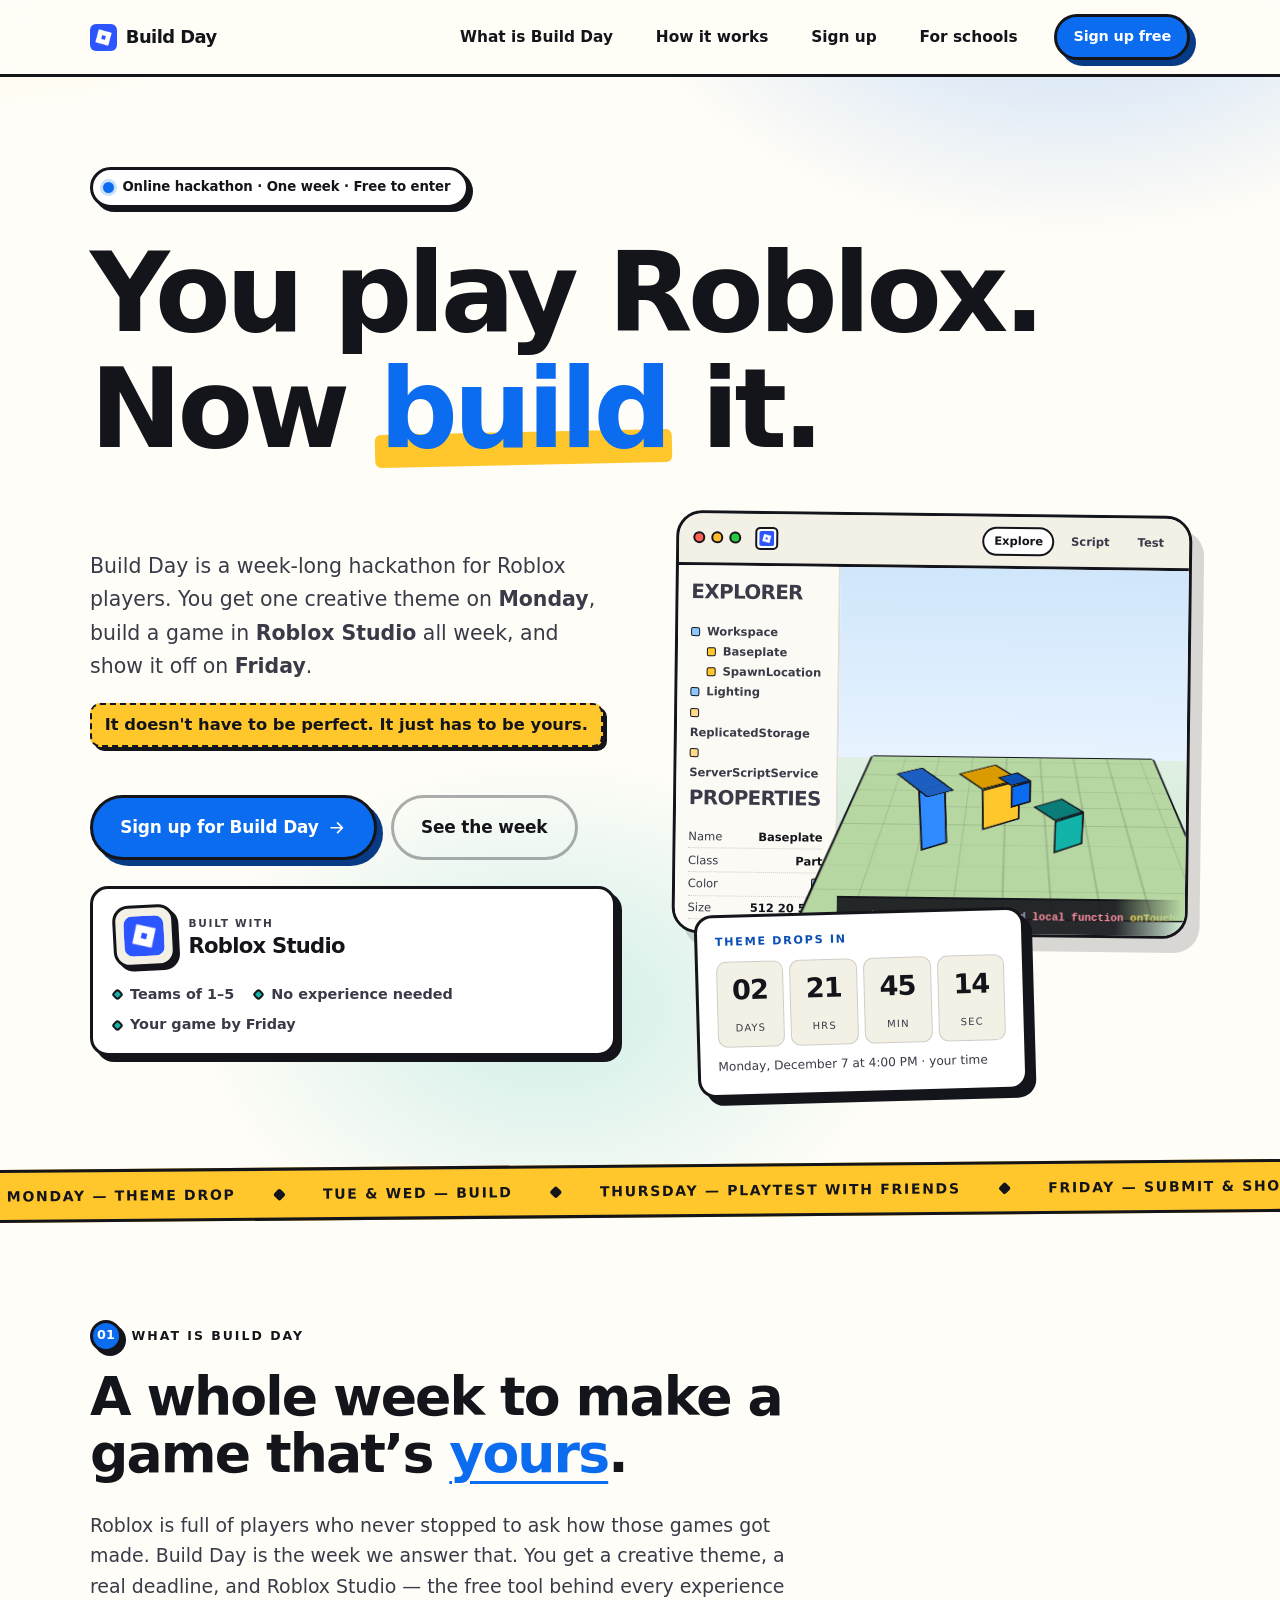
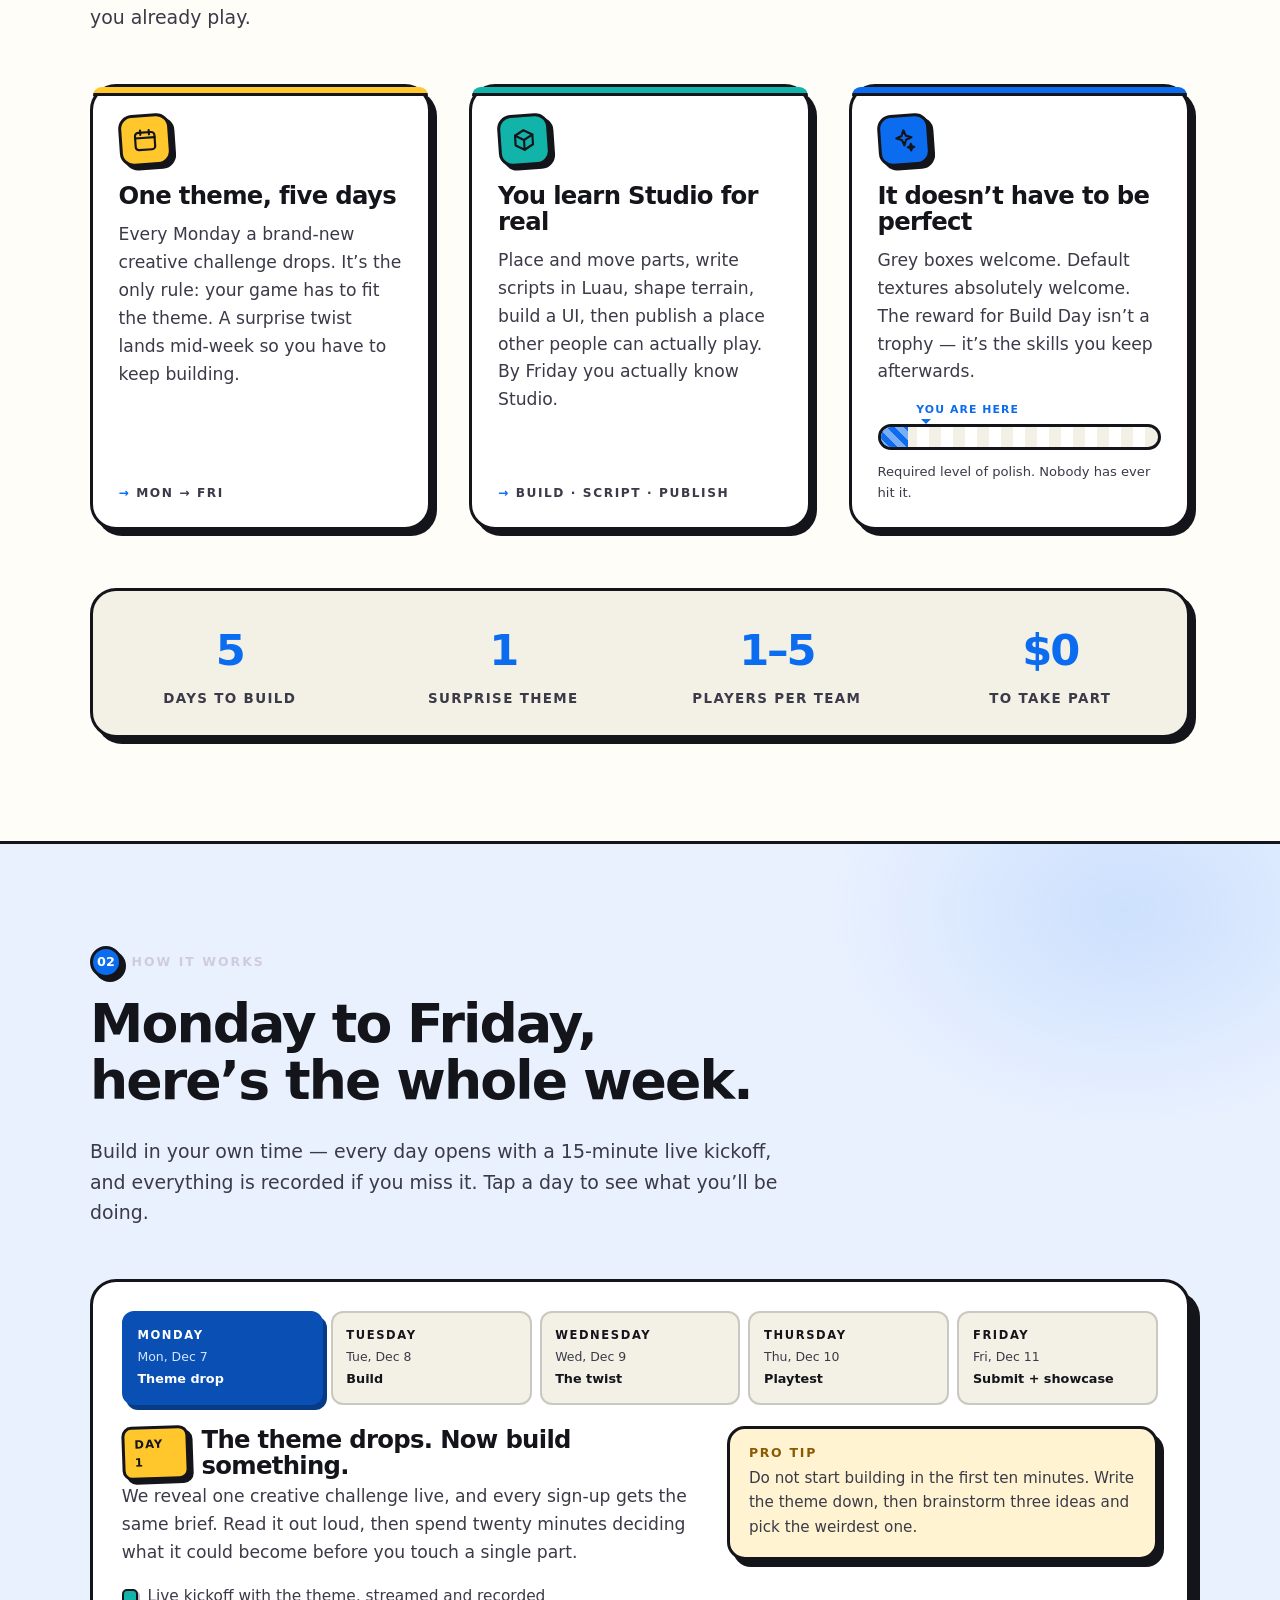
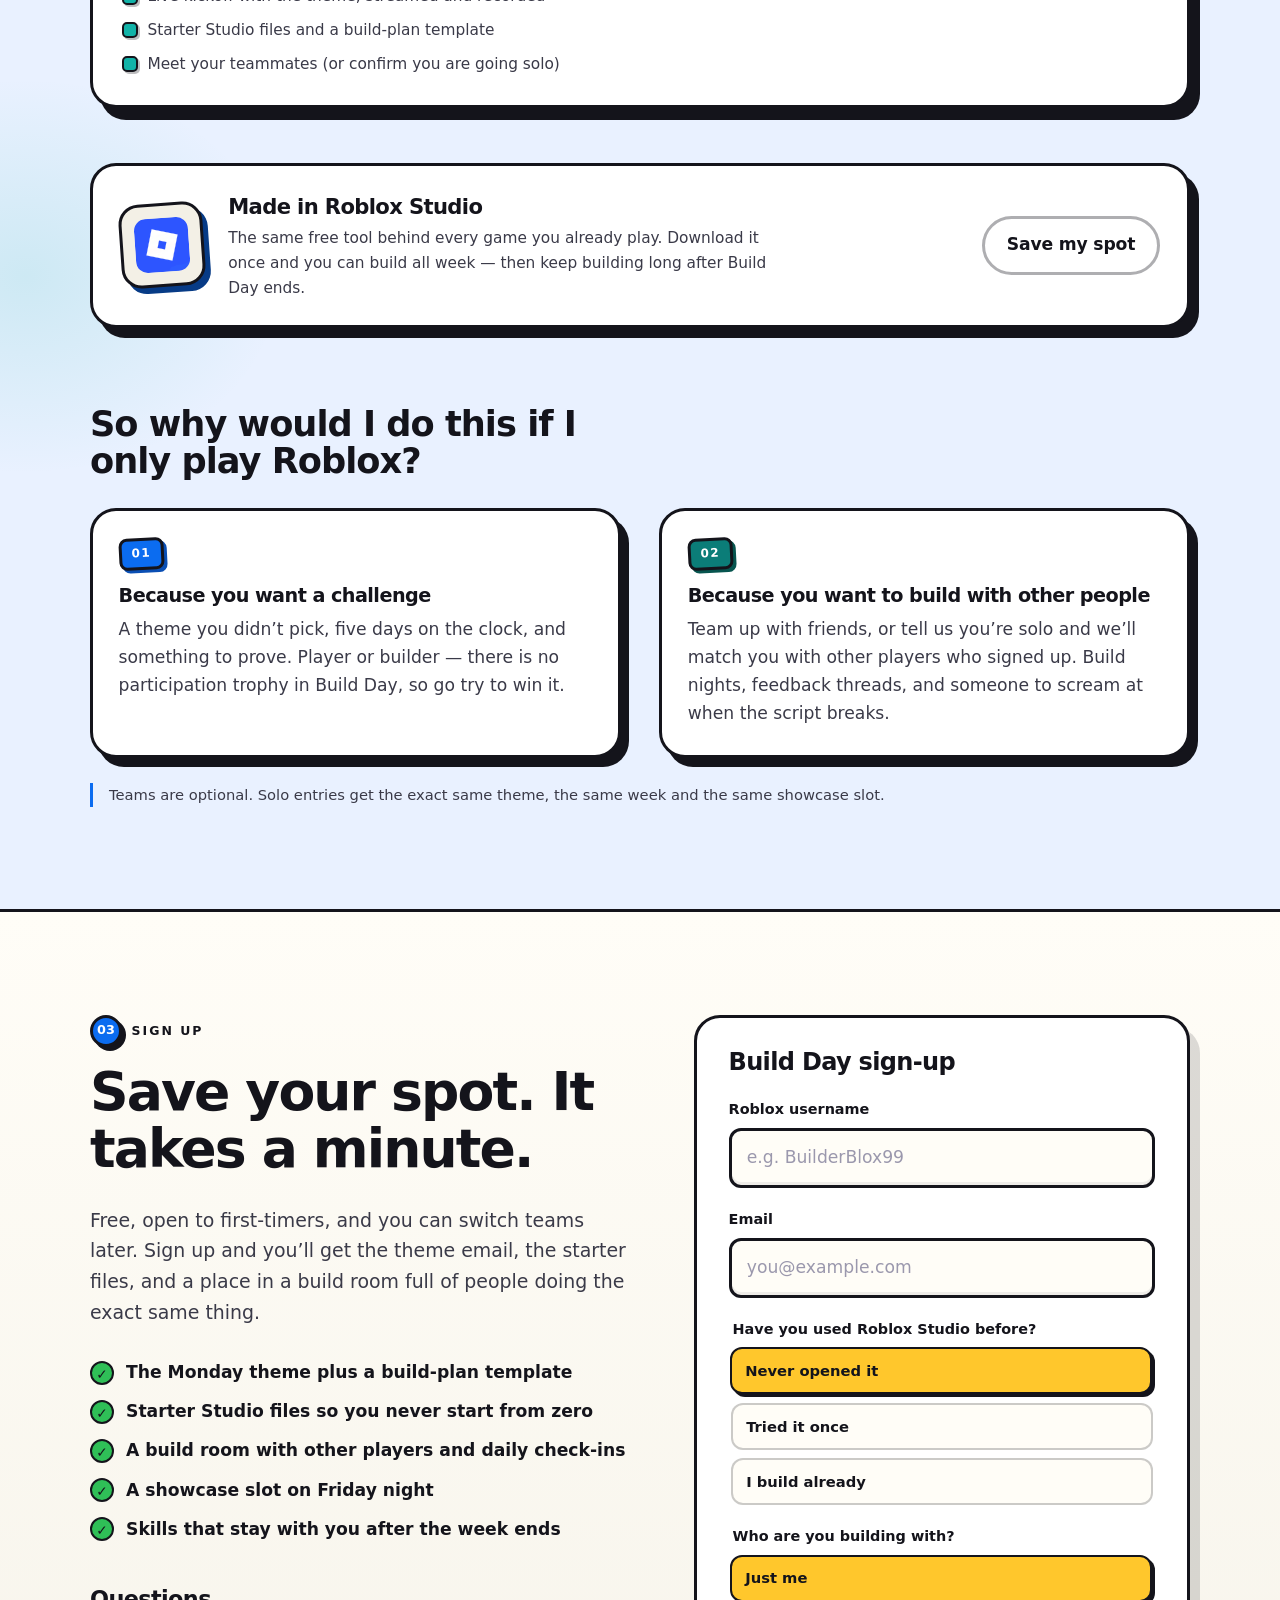
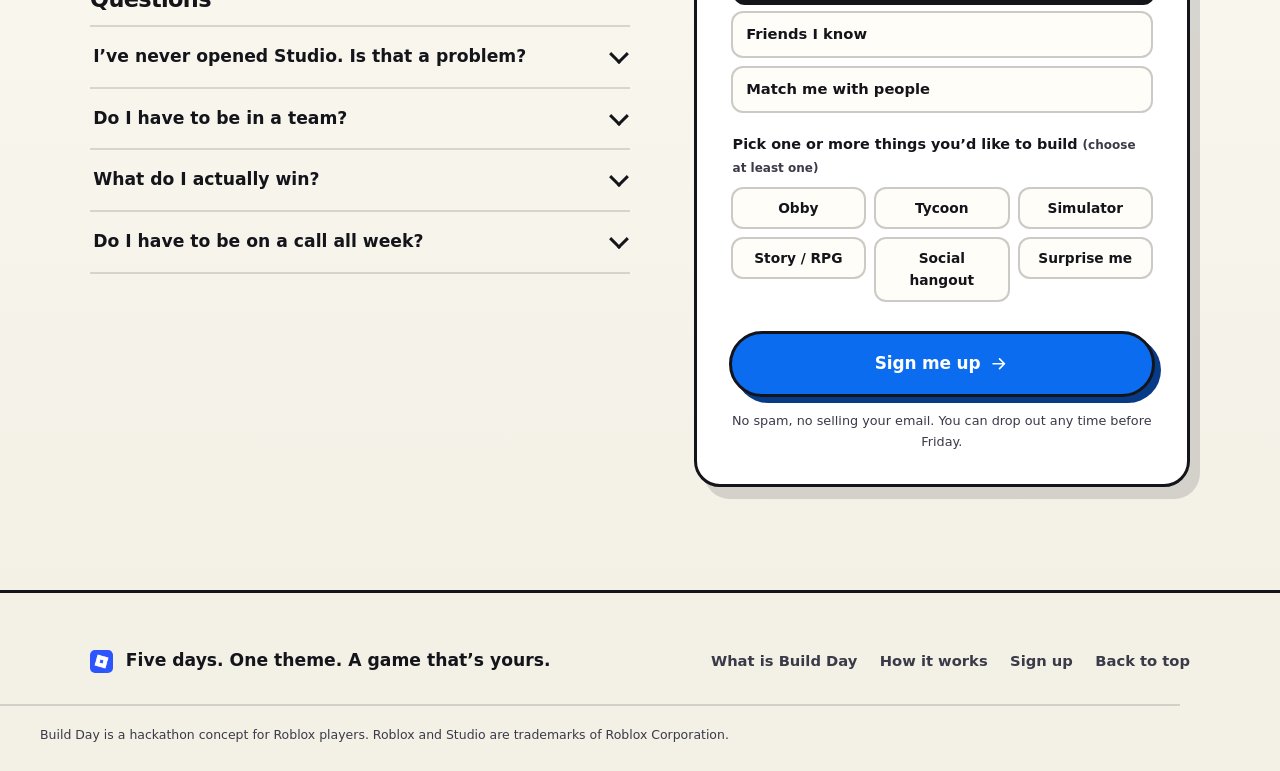
<file: index.html>
<!DOCTYPE html>
<html lang="en">
<head>
<meta charset="UTF-8">
<meta name="viewport" content="width=device-width, initial-scale=1">
<title>Build Day — the Roblox online hackathon for players</title>
<meta name="description" content="Build Day is a free online hackathon for Roblox players. Get a creative theme on Monday, build a game in Roblox Studio all week, and show it off on Friday. It doesn't have to be perfect.">
<meta name="theme-color" content="#0b6cf0">
<link rel="icon" type="image/png" sizes="64x64" href="assets/rbx-favicon.png">
<link rel="icon" type="image/png" sizes="32x32" href="assets/rbx-favicon-32.png">
<link rel="stylesheet" href="styles.css">
<script>document.documentElement.classList.add('js');</script>
</head>
<body>
<a class="skip-link" href="#main">Skip to content</a>

<!-- ============================= HEADER ============================= -->
<header class="site-header" id="top">
  <div class="container site-header__inner">
    <a class="brand" href="#top" aria-label="Build Day, back to top">
      <img class="rbx rbx--brand" src="assets/rbx-logo.png" alt="" width="27" height="27">
      <span class="brand__text">Build&nbsp;Day</span>
    </a>

    <nav class="nav" id="nav" aria-label="Main">
      <ul class="nav__list">
        <li><a href="#about">What is Build Day</a></li>
        <li><a href="#how">How it works</a></li>
        <li><a href="#signup">Sign up</a></li>
        <li><a href="schools.html">For schools</a></li>
      </ul>
      <a class="btn btn--accent btn--sm nav__cta" href="#signup">Sign up free</a>
    </nav>

    <button class="nav-toggle" type="button" aria-expanded="false" aria-controls="nav">
      <span class="nav-toggle__bars" aria-hidden="true"><i></i><i></i><i></i></span>
      <span class="sr-only">Menu</span>
    </button>
  </div>
</header>

<main id="main">

  <!-- ============================= HERO ============================= -->
  <section class="hero">
    <div class="hero__glow" aria-hidden="true"></div>
    <div class="container hero__top">

      <p class="pill reveal">
        <span class="pill__dot" aria-hidden="true"></span>
        Online hackathon &middot; One week &middot; Free to enter
      </p>

      <h1 class="hero__title reveal" data-delay="1">
        You play Roblox.<br>
        Now <span class="mark-word">build</span> it.
      </h1>

      <div class="hero__inner">
        <div class="hero__copy">
          <p class="hero__lead reveal" data-delay="2">
            Build Day is a week-long hackathon for Roblox players. You get one creative
            theme on <strong>Monday</strong>, build a game in <strong>Roblox&nbsp;Studio</strong>
            all week, and show it off on <strong>Friday</strong>.
          </p>

          <p class="hero__note reveal" data-delay="2">
            It doesn't have to be perfect. It just has to be yours.
          </p>

          <div class="hero__actions reveal" data-delay="3">
            <a class="btn btn--accent btn--lg" href="#signup">
              Sign up for Build Day
              <svg viewBox="0 0 24 24" aria-hidden="true"><path d="M5 12h13M13 6l6 6-6 6"/></svg>
            </a>
            <a class="btn btn--ghost btn--lg" href="#how">See the week</a>
          </div>

        <div class="trust reveal" data-delay="3">
          <div class="trust__lockup">
            <span class="trust__mark">
              <img class="rbx" src="assets/rbx-logo.png" alt="" width="40" height="40">
            </span>
            <span class="trust__words">
              <span class="trust__kicker">Built with</span>
              <span class="trust__name">Roblox&nbsp;Studio</span>
            </span>
          </div>
          <ul class="trust__facts">
            <li>Teams of 1&ndash;5</li>
            <li>No experience needed</li>
            <li>Your game by Friday</li>
          </ul>
        </div>
      </div>

        <div class="hero__art reveal" data-delay="2">
          <!-- Fake Roblox Studio window, pure CSS -->
          <div class="studio" role="img" aria-label="A Roblox Studio window showing a game being built in the Explorer panel, a blocky 3D scene, and a script.">
            <div class="studio__bar">
              <span class="dot dot--r" aria-hidden="true"></span>
              <span class="dot dot--y" aria-hidden="true"></span>
              <span class="dot dot--g" aria-hidden="true"></span>
              <span class="studio__app" aria-hidden="true">
                <img class="rbx" src="assets/rbx-logo.png" alt="" width="15" height="15">
              </span>
              <span class="studio__tabs">
                <b class="is-on">Explore</b><b>Script</b><b>Test</b>
              </span>
            </div>

            <div class="studio__body">
              <div class="studio__panel studio__panel--left">
                <p class="panel__title">Explorer</p>
                <ul class="tree">
                  <li><span class="i i--earth"></span>Workspace</li>
                  <li class="tree__kid"><span class="i i--part"></span>Baseplate</li>
                  <li class="tree__kid"><span class="i i--part"></span>SpawnLocation</li>
                  <li><span class="i i--earth"></span>Lighting</li>
                  <li><span class="i i--folder"></span>ReplicatedStorage</li>
                  <li><span class="i i--folder"></span>ServerScriptService</li>
                </ul>
                <p class="panel__title panel__title--2">Properties</p>
                <dl class="props">
                  <div><dt>Name</dt><dd>Baseplate</dd></div>
                  <div><dt>Class</dt><dd>Part</dd></div>
                  <div><dt>Color</dt><dd><i class="swatch"></i></dd></div>
                  <div><dt>Size</dt><dd>512 20 512</dd></div>
                </dl>
              </div>

              <div class="studio__viewport">
                <div class="scene" aria-hidden="true">
                  <div class="scene__ground"></div>
                  <div class="cube cube--a" style="--w:44px;--h:44px;--c:#ffc72c;--c2:#d99b00;--x:37%;--y:46%;--d:0s">
                    <i class="f f--front"></i><i class="f f--top"></i><i class="f f--side"></i>
                  </div>
                  <div class="cube cube--b" style="--w:30px;--h:66px;--c:#2f8bff;--c2:#1c5fc0;--x:21%;--y:30%;--d:.6s">
                    <i class="f f--front"></i><i class="f f--top"></i><i class="f f--side"></i>
                  </div>
                  <div class="cube cube--c" style="--w:36px;--h:36px;--c:#12b3a8;--c2:#0b7d78;--x:58%;--y:32%;--d:1.2s">
                    <i class="f f--front"></i><i class="f f--top"></i><i class="f f--side"></i>
                  </div>
                  <div class="cube cube--d" style="--w:24px;--h:24px;--c:#0b6cf0;--c2:#0a4fb4;--x:47%;--y:56%;--d:1.8s">
                    <i class="f f--front"></i><i class="f f--top"></i><i class="f f--side"></i>
                  </div>
                </div>
                <pre class="code" aria-hidden="true"><span class="c--com">-- jump higher when touched</span>
  <span class="c--kw">local function</span> <span class="c--fn">onTouched</span>(hit)
    <span class="c--kw">local</span> humanoid = hit.Parent:FindFirstChild(<span class="c--str">"Humanoid"</span>)
    humanoid.JumpPower = <span class="c--num">75</span>
  <span class="c--kw">end</span></pre>
              </div>
            </div>
          </div>

          <!-- Live countdown -->
          <div class="countdown" id="countdown">
            <p class="countdown__label" id="countdown-label">Theme drops in</p>
            <div class="countdown__grid" id="countdown-grid" aria-live="polite">
              <div class="countdown__cell"><b data-cd="d">0</b><span>days</span></div>
              <div class="countdown__cell"><b data-cd="h">0</b><span>hrs</span></div>
              <div class="countdown__cell"><b data-cd="m">0</b><span>min</span></div>
              <div class="countdown__cell"><b data-cd="s">0</b><span>sec</span></div>
            </div>
            <p class="countdown__date" id="countdown-date">Loading date&hellip;</p>
          </div>
        </div>
      </div>
    </div>
  </section>

  <!-- ============================= TICKER ============================= -->
  <div class="ticker" aria-label="The week at a glance">
    <div class="ticker__track">
      <ul class="ticker__list">
        <li>Monday &mdash; theme drop</li><li>Tue &amp; Wed &mdash; build</li>
        <li>Thursday &mdash; playtest with friends</li><li>Friday &mdash; submit &amp; showcase</li>
        <li>Sunday &mdash; we&rsquo;re still playing your games</li>
      </ul>
      <ul class="ticker__list" aria-hidden="true">
        <li>Monday &mdash; theme drop</li><li>Tue &amp; Wed &mdash; build</li>
        <li>Thursday &mdash; playtest with friends</li><li>Friday &mdash; submit &amp; showcase</li>
        <li>Sunday &mdash; we&rsquo;re still playing your games</li>
      </ul>
    </div>
  </div>

  <!-- ======================= 01 · WHAT IS BUILD DAY ======================= -->
  <section class="section" id="about">
    <div class="container">
      <div class="sec-head reveal">
        <p class="eyebrow"><span>01</span> What is Build Day</p>
        <h2 class="sec-head__title">A whole week to make a game that&rsquo;s <em>yours</em>.</h2>
        <p class="sec-head__lead">
          Roblox is full of players who never stopped to ask how those games got made.
          Build Day is the week we answer that. You get a creative theme, a real deadline,
          and Roblox&nbsp;Studio &mdash; the free tool behind every experience you already play.
        </p>
      </div>

      <div class="cards">
        <article class="card card--yellow reveal">
          <span class="card__icon" aria-hidden="true">
            <svg viewBox="0 0 24 24"><rect x="3" y="5" width="18" height="16" rx="3"/><path d="M8 3v4M16 3v4M3 10h18"/></svg>
          </span>
          <h3>One theme, five days</h3>
          <p>Every Monday a brand-new creative challenge drops. It&rsquo;s the only rule: your
             game has to fit the theme. A surprise twist lands mid-week so you have to keep building.</p>
          <p class="card__tag">Mon &rarr; Fri</p>
        </article>

        <article class="card card--teal reveal" data-delay="1">
          <span class="card__icon" aria-hidden="true">
            <svg viewBox="0 0 24 24"><path d="M12 3l8 4.5v9L12 21l-8-4.5v-9L12 3z"/><path d="M12 12l8-4.5M12 12v9M12 12L4 7.5"/></svg>
          </span>
          <h3>You learn Studio for real</h3>
          <p>Place and move parts, write scripts in Luau, shape terrain, build a UI, then publish
             a place other people can actually play. By Friday you actually know Studio.</p>
          <p class="card__tag">Build &middot; Script &middot; Publish</p>
        </article>

        <article class="card card--accent reveal" data-delay="2">
          <span class="card__icon" aria-hidden="true">
            <svg viewBox="0 0 24 24"><path d="M12 3l1.9 5.1L19 10l-5.1 1.9L12 17l-1.9-5.1L5 10l5.1-1.9L12 3z"/><path d="M18 16l.9 2.3L21 19l-2.1.8L18 22l-.9-2.2L15 19l2.1-.7L18 16z"/></svg>
          </span>
          <h3>It doesn&rsquo;t have to be perfect</h3>
          <p>Grey boxes welcome. Default textures absolutely welcome. The reward for Build Day
             isn&rsquo;t a trophy &mdash; it&rsquo;s the skills you keep afterwards.</p>

          <div class="meter" role="img" aria-label="How polished your game needs to be: about ten percent">
            <div class="meter__fill"></div>
            <span class="meter__flag">you are here</span>
          </div>
          <p class="meter__note">Required level of polish. Nobody has ever hit it.</p>
        </article>
      </div>

      <dl class="statbar reveal">
        <div class="statbar__item"><dt>5</dt><dd>days to build</dd></div>
        <div class="statbar__item"><dt>1</dt><dd>surprise theme</dd></div>
        <div class="statbar__item"><dt>1&ndash;5</dt><dd>players per team</dd></div>
        <div class="statbar__item"><dt>$0</dt><dd>to take part</dd></div>
      </dl>
    </div>
  </section>

  <!-- ========================= 02 · HOW IT WORKS ========================= -->
  <section class="section section--band" id="how">
    <div class="container">
      <div class="sec-head reveal">
        <p class="eyebrow eyebrow--light"><span>02</span> How it works</p>
        <h2 class="sec-head__title">Monday to Friday, here&rsquo;s the whole week.</h2>
        <p class="sec-head__lead">
          Build in your own time &mdash; every day opens with a 15-minute live kickoff,
          and everything is recorded if you miss it. Tap a day to see what you&rsquo;ll be doing.
        </p>
      </div>

      <div class="week reveal">
        <div class="week__tabs" role="tablist" aria-label="Days of Build Day">
          <!-- buttons injected by script.js so dates stay current -->
        </div>

        <div class="week__panels">
          <!-- panels injected by script.js -->
        </div>
      </div>

      <!-- Roblox brand moment -->
      <div class="brandband reveal">
        <span class="brandband__mark" aria-hidden="true">
          <img class="rbx" src="assets/rbx-logo.png" alt="" width="54" height="54">
        </span>
        <div class="brandband__copy">
          <p class="brandband__title">Made in Roblox Studio</p>
          <p class="brandband__sub">The same free tool behind every game you already play. Download it once
             and you can build all week &mdash; then keep building long after Build Day ends.</p>
        </div>
        <a class="btn btn--ghost brandband__btn" href="#signup">Save my spot</a>
      </div>

      <!-- Why join -->
      <div class="why">
        <h3 class="why__title reveal">So why would I do this if I only play Roblox?</h3>
        <div class="why__grid">
          <article class="why__card reveal">
            <span class="why__num" aria-hidden="true">01</span>
            <h4>Because you want a challenge</h4>
            <p>A theme you didn&rsquo;t pick, five days on the clock, and something to prove.
               Player or builder &mdash; there is no participation trophy in Build Day,
               so go try to win it.</p>
          </article>
          <article class="why__card reveal" data-delay="1">
            <span class="why__num" aria-hidden="true">02</span>
            <h4>Because you want to build with other people</h4>
            <p>Team up with friends, or tell us you&rsquo;re solo and we&rsquo;ll match you with
               other players who signed up. Build nights, feedback threads, and someone
               to scream at when the script breaks.</p>
          </article>
        </div>
        <p class="why__foot reveal">
          Teams are optional. Solo entries get the exact same theme, the same week and the same showcase slot.
        </p>
      </div>
    </div>
  </section>

  <!-- ============================ 3 · SIGN UP ============================ -->
  <section class="section section--signup" id="signup">
    <div class="container signup">
      <div class="signup__copy">
        <p class="eyebrow reveal"><span>03</span> Sign up</p>
        <h2 class="sec-head__title reveal">Save your spot. It takes a minute.</h2>
        <p class="sec-head__lead reveal">
          Free, open to first-timers, and you can switch teams later. Sign up and you&rsquo;ll get
          the theme email, the starter files, and a place in a build room full of people
          doing the exact same thing.
        </p>

        <ul class="perks reveal">
          <li><span aria-hidden="true">✓</span> The Monday theme plus a build-plan template</li>
          <li><span aria-hidden="true">✓</span> Starter Studio files so you never start from zero</li>
          <li><span aria-hidden="true">✓</span> A build room with other players and daily check-ins</li>
          <li><span aria-hidden="true">✓</span> A showcase slot on Friday night</li>
          <li><span aria-hidden="true">✓</span> Skills that stay with you after the week ends</li>
        </ul>

        <div class="faq reveal">
          <h3>Questions</h3>
          <div class="faq__item">
            <button type="button" class="faq__q" aria-expanded="false">
              I&rsquo;ve never opened Studio. Is that a problem?
              <span class="faq__chev" aria-hidden="true"></span>
            </button>
            <div class="faq__a"><p>
              Nope &mdash; most people who sign up have never opened it. Day one is an
              hour-long walkthrough that gets you from a blank baseplate to something moving.
            </p></div>
          </div>
          <div class="faq__item">
            <button type="button" class="faq__q" aria-expanded="false">
              Do I have to be in a team?
              <span class="faq__chev" aria-hidden="true"></span>
            </button>
            <div class="faq__a"><p>
              No. Teams are 1&ndash;5 people. If you tick &ldquo;match me&rdquo;, we pair you with
              other sign-ups who want the same genre and the same number of days.
            </p></div>
          </div>
          <div class="faq__item">
            <button type="button" class="faq__q" aria-expanded="false">
              What do I actually win?
              <span class="faq__chev" aria-hidden="true"></span>
            </button>
            <div class="faq__a"><p>
              The real prize is the skills: a week of actually using Roblox Studio, a finished
              game with your name on it, and a showcase slot in front of the community. No cash
              prizes &mdash; we&rsquo;d rather you could build again next week.
            </p></div>
          </div>
          <div class="faq__item">
            <button type="button" class="faq__q" aria-expanded="false">
              Do I have to be on a call all week?
              <span class="faq__chev" aria-hidden="true"></span>
            </button>
            <div class="faq__a"><p>
              Nope. Every kickoff and demo is recorded, and your team can decide its own hours.
              Live build nights are optional and only run in your timezone&rsquo;s slot.
            </p></div>
          </div>
        </div>
      </div>

      <div class="signup__card reveal" data-delay="1">
        <!-- FORM -->
        <form class="form" id="signup-form" novalidate>
          <h3 class="form__title">Build Day sign-up</h3>

          <div class="field">
            <label for="username">Roblox username</label>
            <input type="text" id="username" name="username" placeholder="e.g. BuilderBlox99"
                   autocomplete="nickname" spellcheck="false" required>
            <p class="field__err" data-err-for="username"></p>
          </div>

          <div class="field">
            <label for="email">Email</label>
            <input type="email" id="email" name="email" placeholder="you@example.com"
                   autocomplete="email" required>
            <p class="field__err" data-err-for="email"></p>
          </div>

          <fieldset class="field">
            <legend>Have you used Roblox Studio before?</legend>
            <div class="choices">
              <label class="choice"><input type="radio" name="exp" value="Never opened it" checked><span>Never opened it</span></label>
              <label class="choice"><input type="radio" name="exp" value="Tried it once"><span>Tried it once</span></label>
              <label class="choice"><input type="radio" name="exp" value="I build already"><span>I build already</span></label>
            </div>
          </fieldset>

          <fieldset class="field">
            <legend>Who are you building with?</legend>
            <div class="choices">
              <label class="choice"><input type="radio" name="team" value="Just me" checked><span>Just me</span></label>
              <label class="choice"><input type="radio" name="team" value="Friends I know"><span>Friends I know</span></label>
              <label class="choice"><input type="radio" name="team" value="Match me with people"><span>Match me with people</span></label>
            </div>
          </fieldset>

          <fieldset class="field">
            <legend>Pick one or more things you&rsquo;d like to build <small>(choose at least one)</small></legend>
            <div class="choices choices--wrap">
              <label class="choice choice--pill"><input type="checkbox" name="genre" value="Obby"><span>Obby</span></label>
              <label class="choice choice--pill"><input type="checkbox" name="genre" value="Tycoon"><span>Tycoon</span></label>
              <label class="choice choice--pill"><input type="checkbox" name="genre" value="Simulator"><span>Simulator</span></label>
              <label class="choice choice--pill"><input type="checkbox" name="genre" value="Story or RPG"><span>Story / RPG</span></label>
              <label class="choice choice--pill"><input type="checkbox" name="genre" value="Social hangout"><span>Social hangout</span></label>
              <label class="choice choice--pill"><input type="checkbox" name="genre" value="Surprise me"><span>Surprise me</span></label>
            </div>
            <p class="field__err" data-err-for="genre"></p>
          </fieldset>

          <button class="btn btn--accent btn--lg btn--block" type="submit">
            Sign me up
            <svg viewBox="0 0 24 24" aria-hidden="true"><path d="M5 12h13M13 6l6 6-6 6"/></svg>
          </button>
          <p class="form__fine">No spam, no selling your email. You can drop out any time before Friday.</p>
          <p class="form__err" data-err-for="form" role="alert"></p>
        </form>

        <!-- SUCCESS -->
        <div class="done" id="signup-done" hidden>
          <div class="done__badge" aria-hidden="true">
            <svg viewBox="0 0 24 24"><path d="M4 12.5l5 5L20 6.5"/></svg>
          </div>
          <h3>You&rsquo;re in<span class="done__name" id="done-name"></span>.</h3>
          <p class="done__lead">The Monday theme is heading to your inbox, and you&rsquo;re on the
             build-room list. Here&rsquo;s what we saved:</p>
          <ul class="done__list" id="done-list"></ul>
          <div class="done__next">
            <p class="done__next-title">What happens next</p>
            <ol>
              <li>Monday &mdash; theme drop email with your build plan template.</li>
              <li>Tuesday &mdash; starter files and your build room invite.</li>
              <li>Friday &mdash; submit link, then the showcase.</li>
            </ol>
          </div>
          <button class="btn btn--ghost btn--block" type="button" id="signup-edit">Edit my sign-up</button>
        </div>
      </div>
    </div>
  </section>

  <!-- ============================= FOOTER ============================= -->
  <footer class="site-footer">
    <div class="container site-footer__inner">
      <div class="site-footer__brand">
        <img class="rbx rbx--footer" src="assets/rbx-logo.png" alt="" width="23" height="23">
        <p class="site-footer__tag">Five days. One theme. A game that&rsquo;s yours.</p>
      </div>
      <nav class="site-footer__nav" aria-label="Footer">
        <a href="#about">What is Build Day</a>
        <a href="#how">How it works</a>
        <a href="#signup">Sign up</a>
        <a href="#top">Back to top</a>
      </nav>
    </div>
    <p class="site-footer__legal container">
      Build Day is a hackathon concept for Roblox players. Roblox and Studio are trademarks of Roblox Corporation.
    </p>
  </footer>
</main>

<script src="script.js" defer></script>
</body>
</html>
</file>
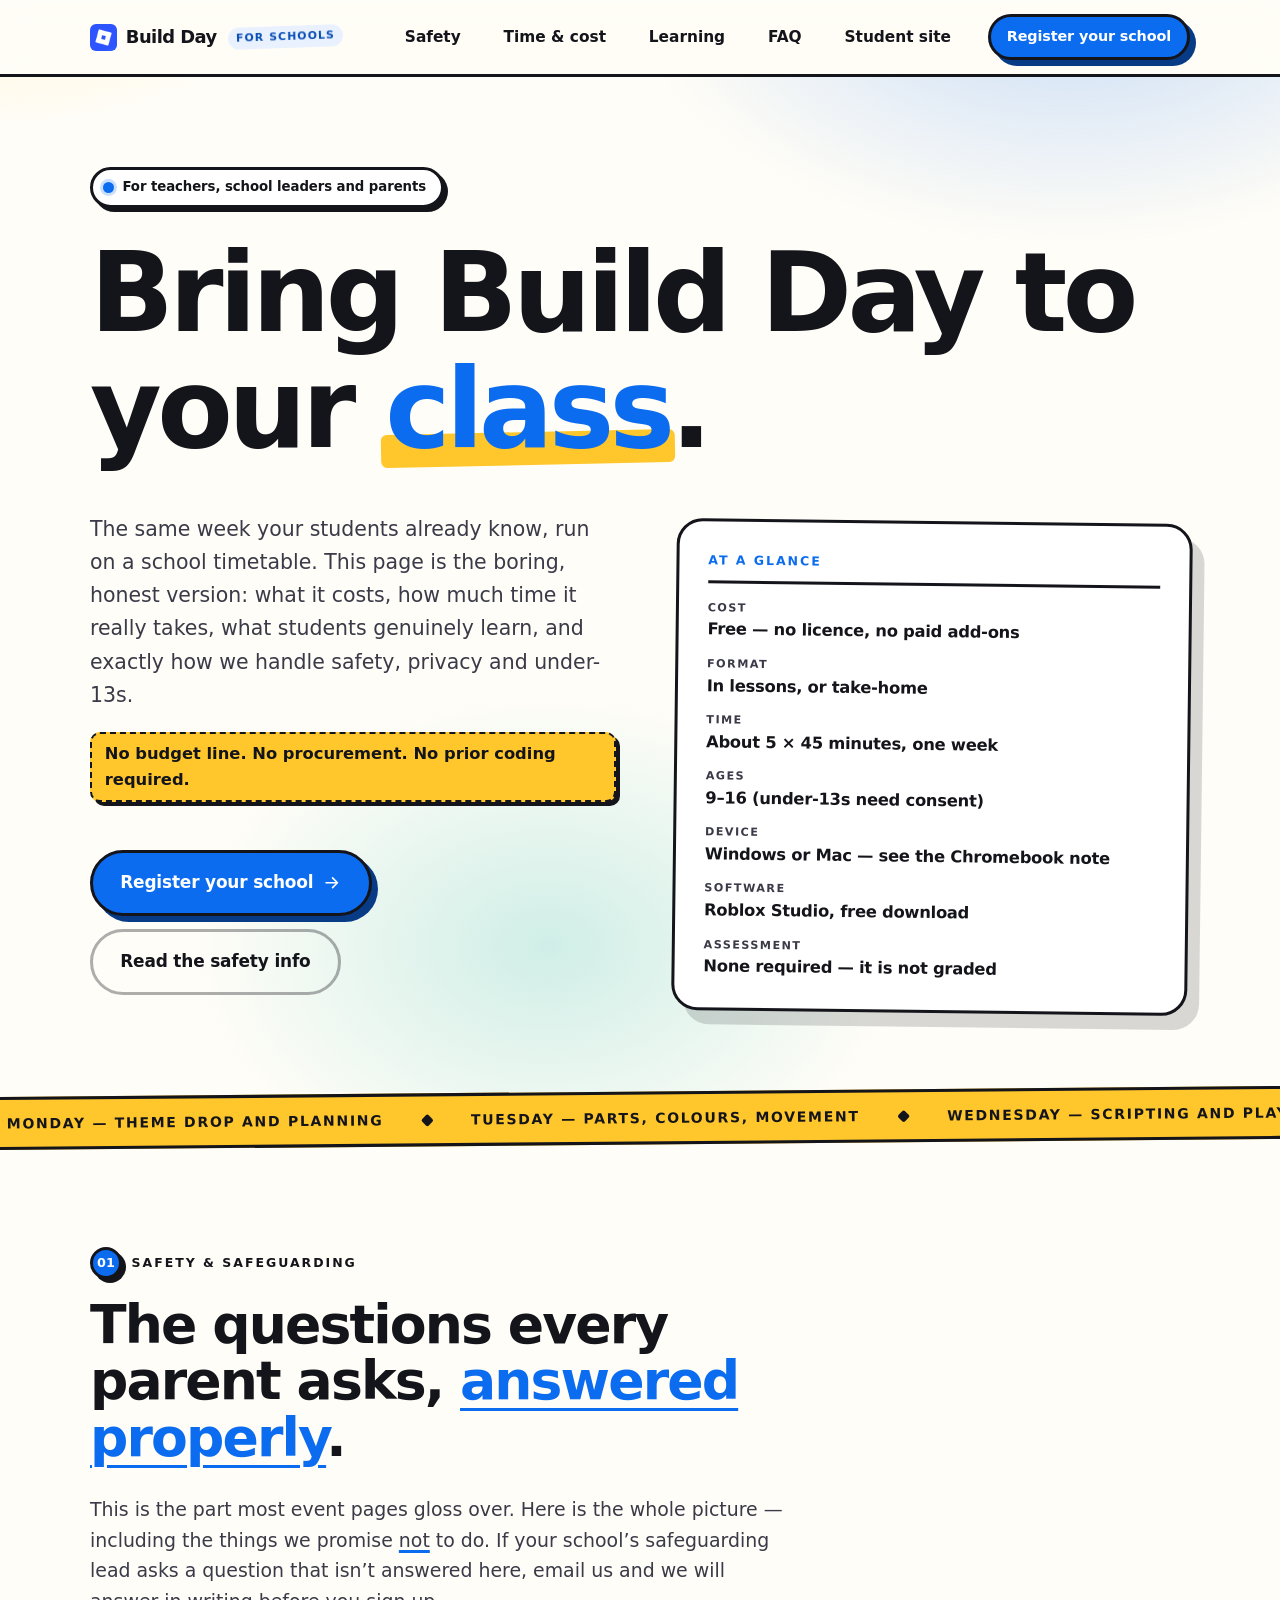
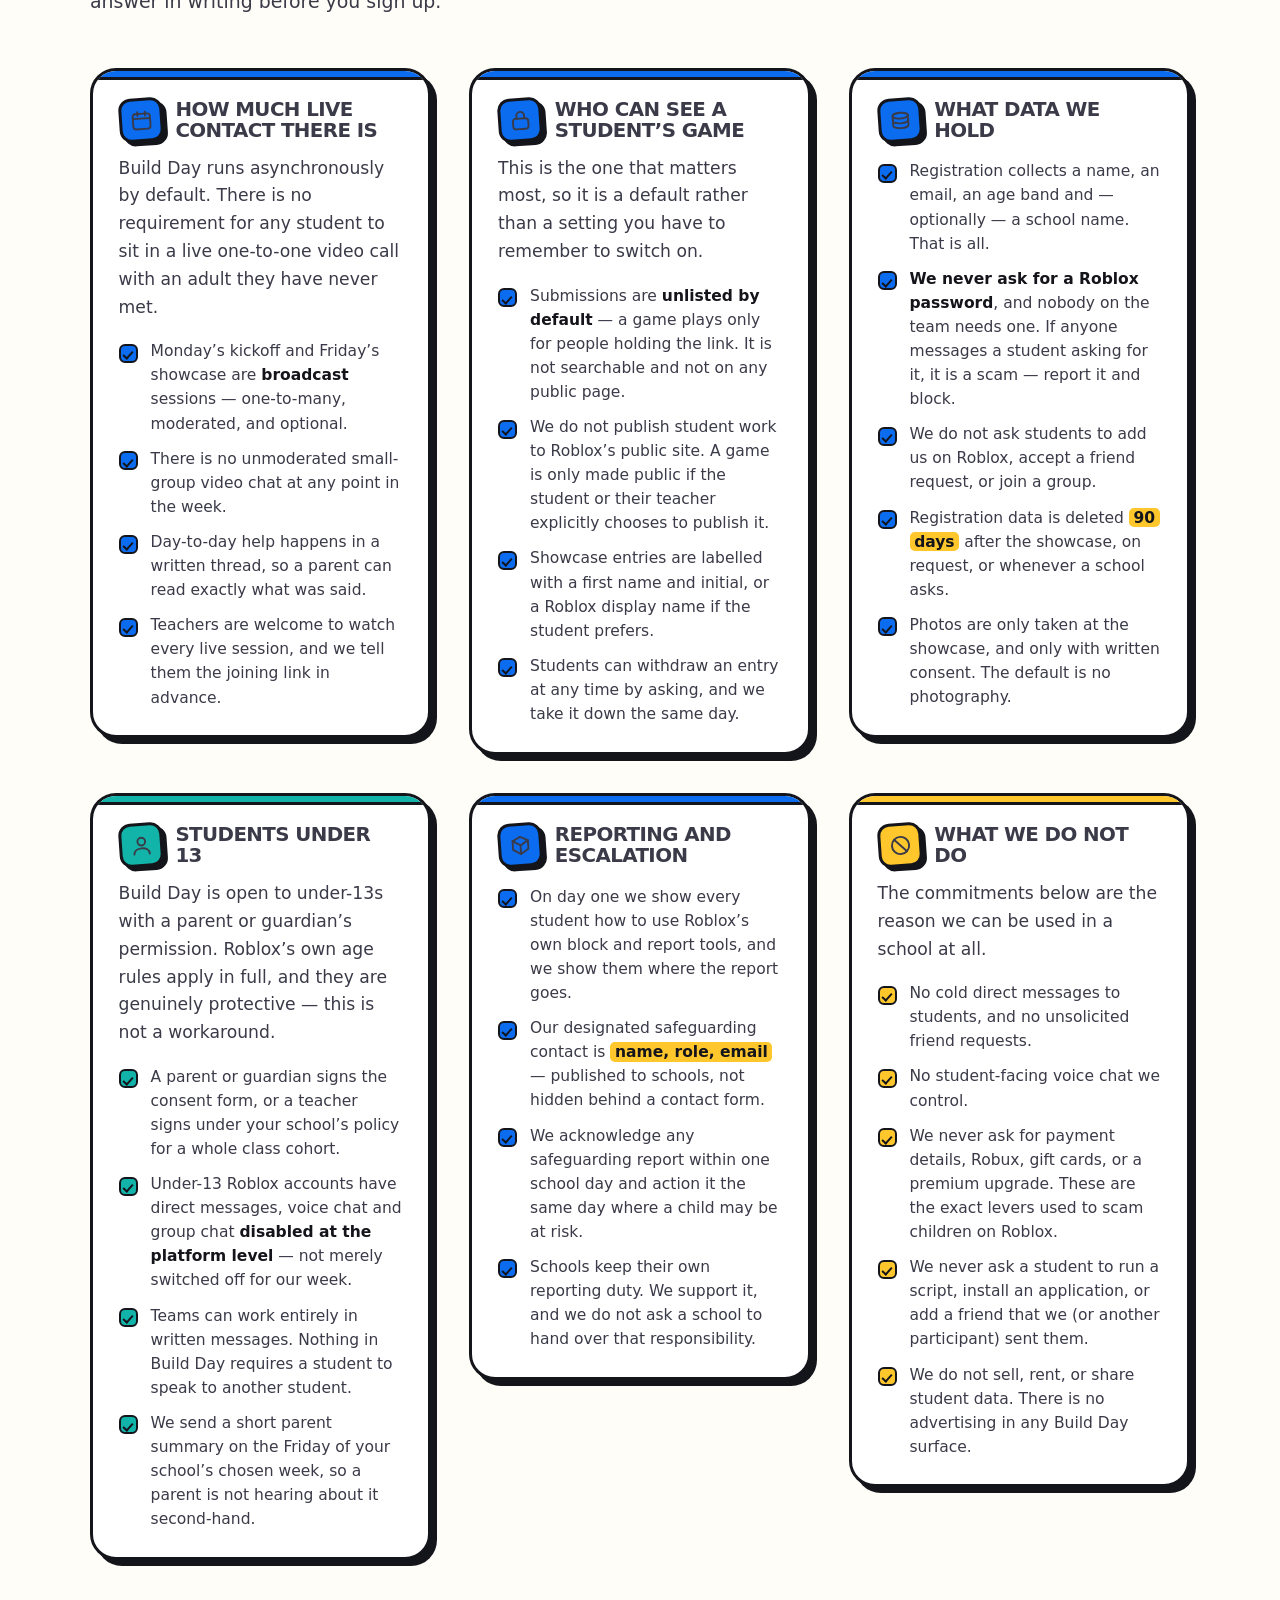
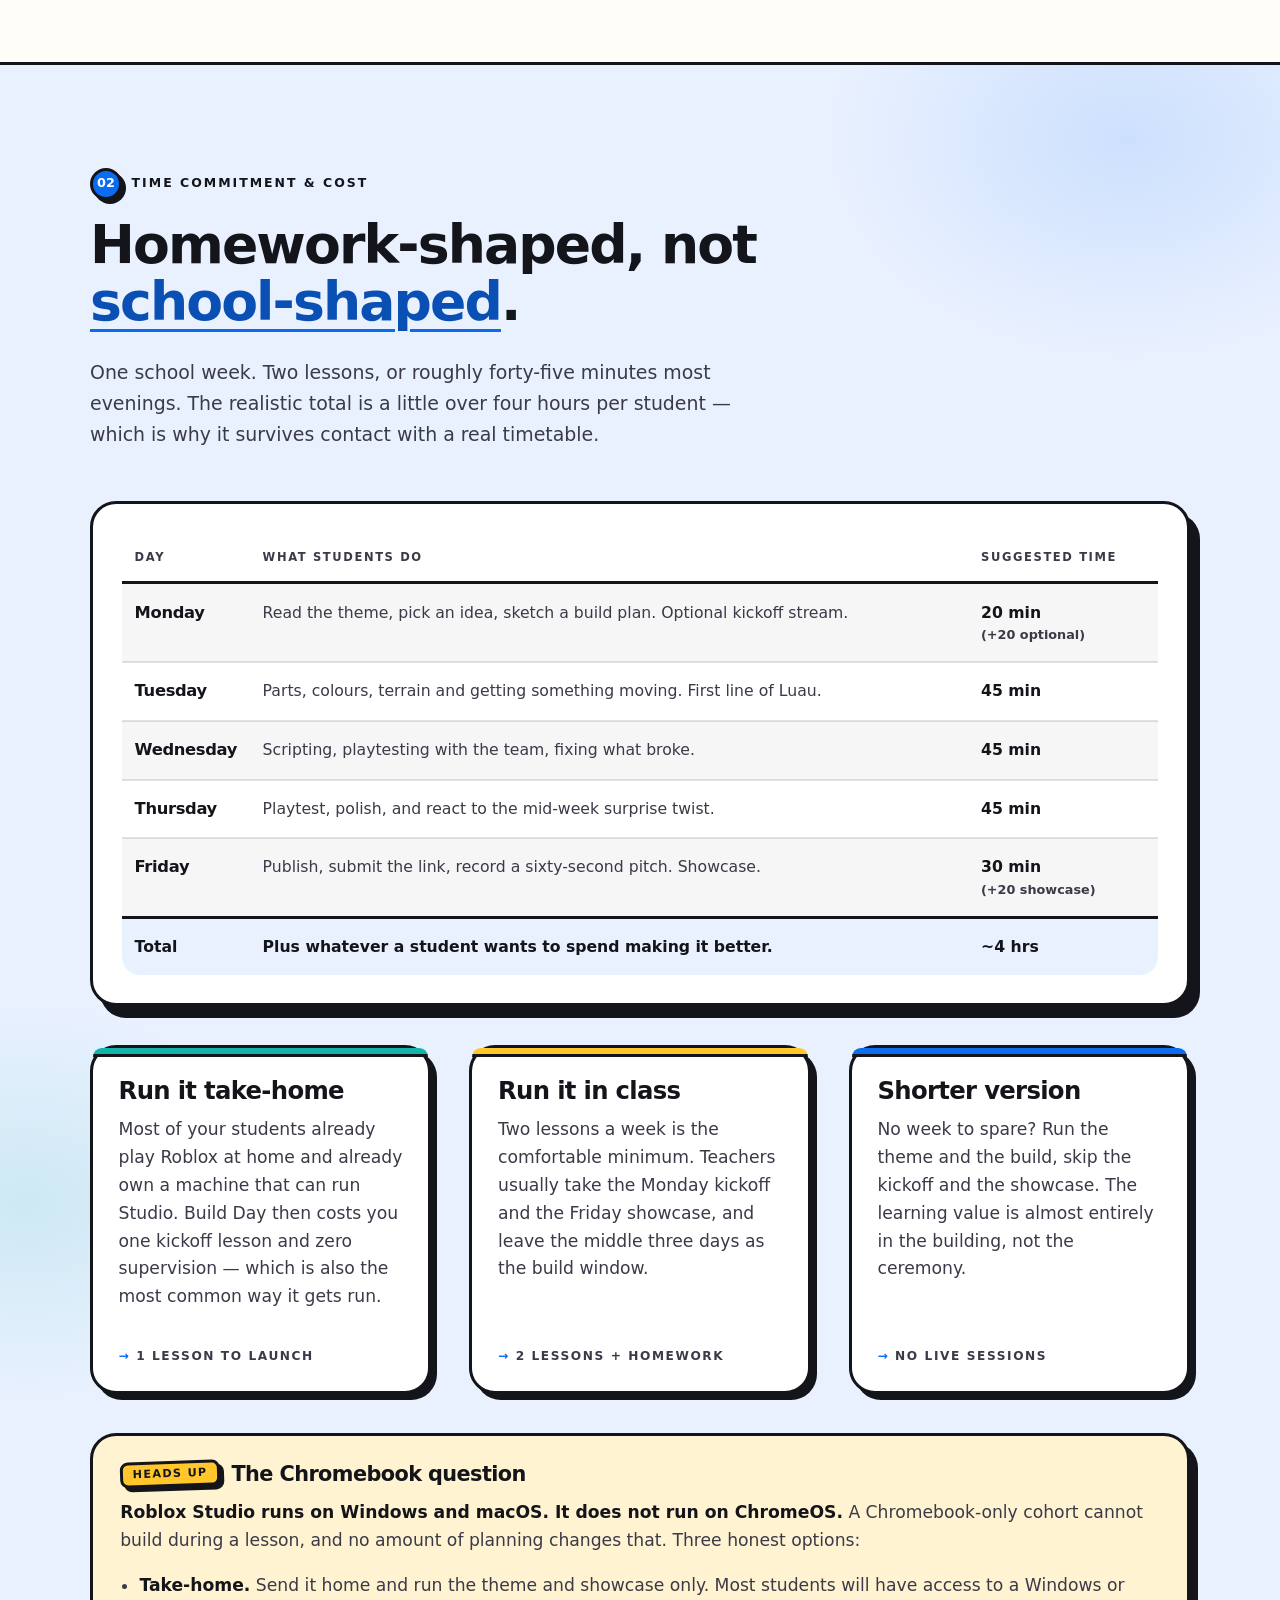
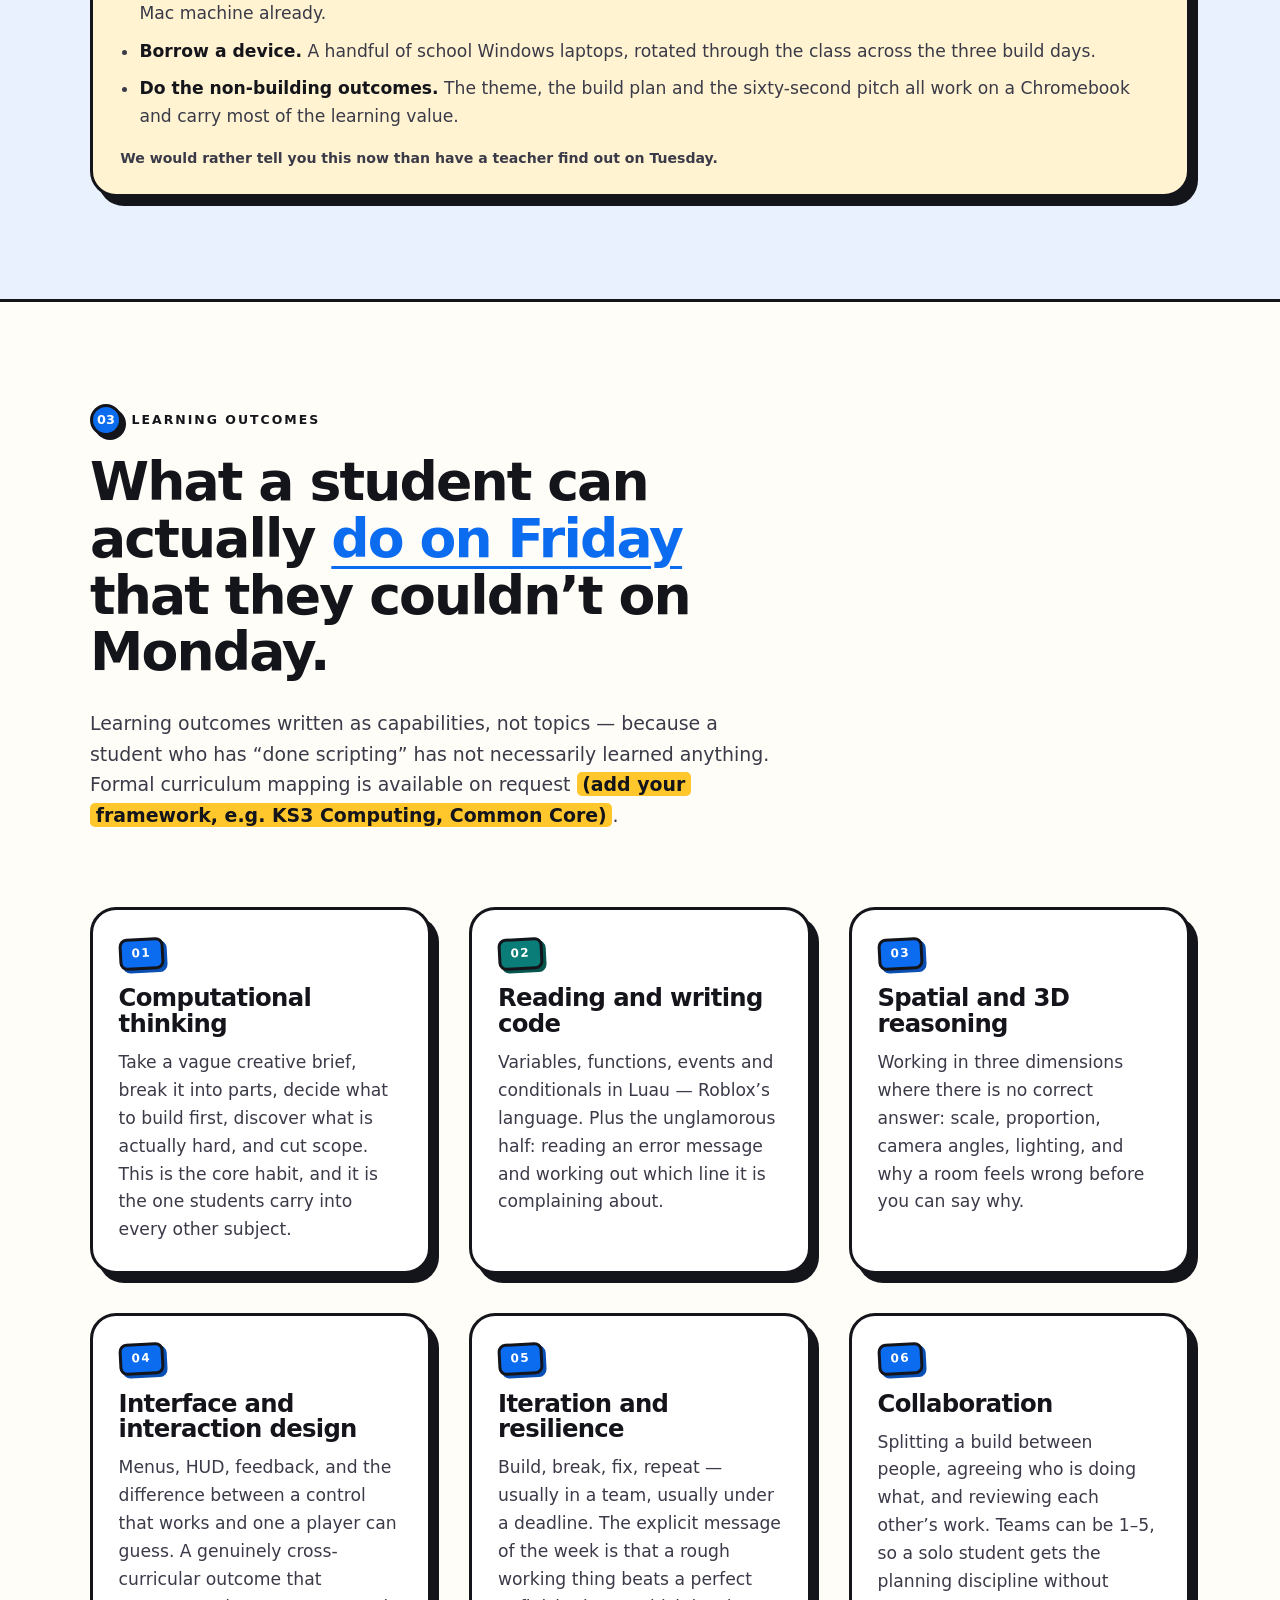
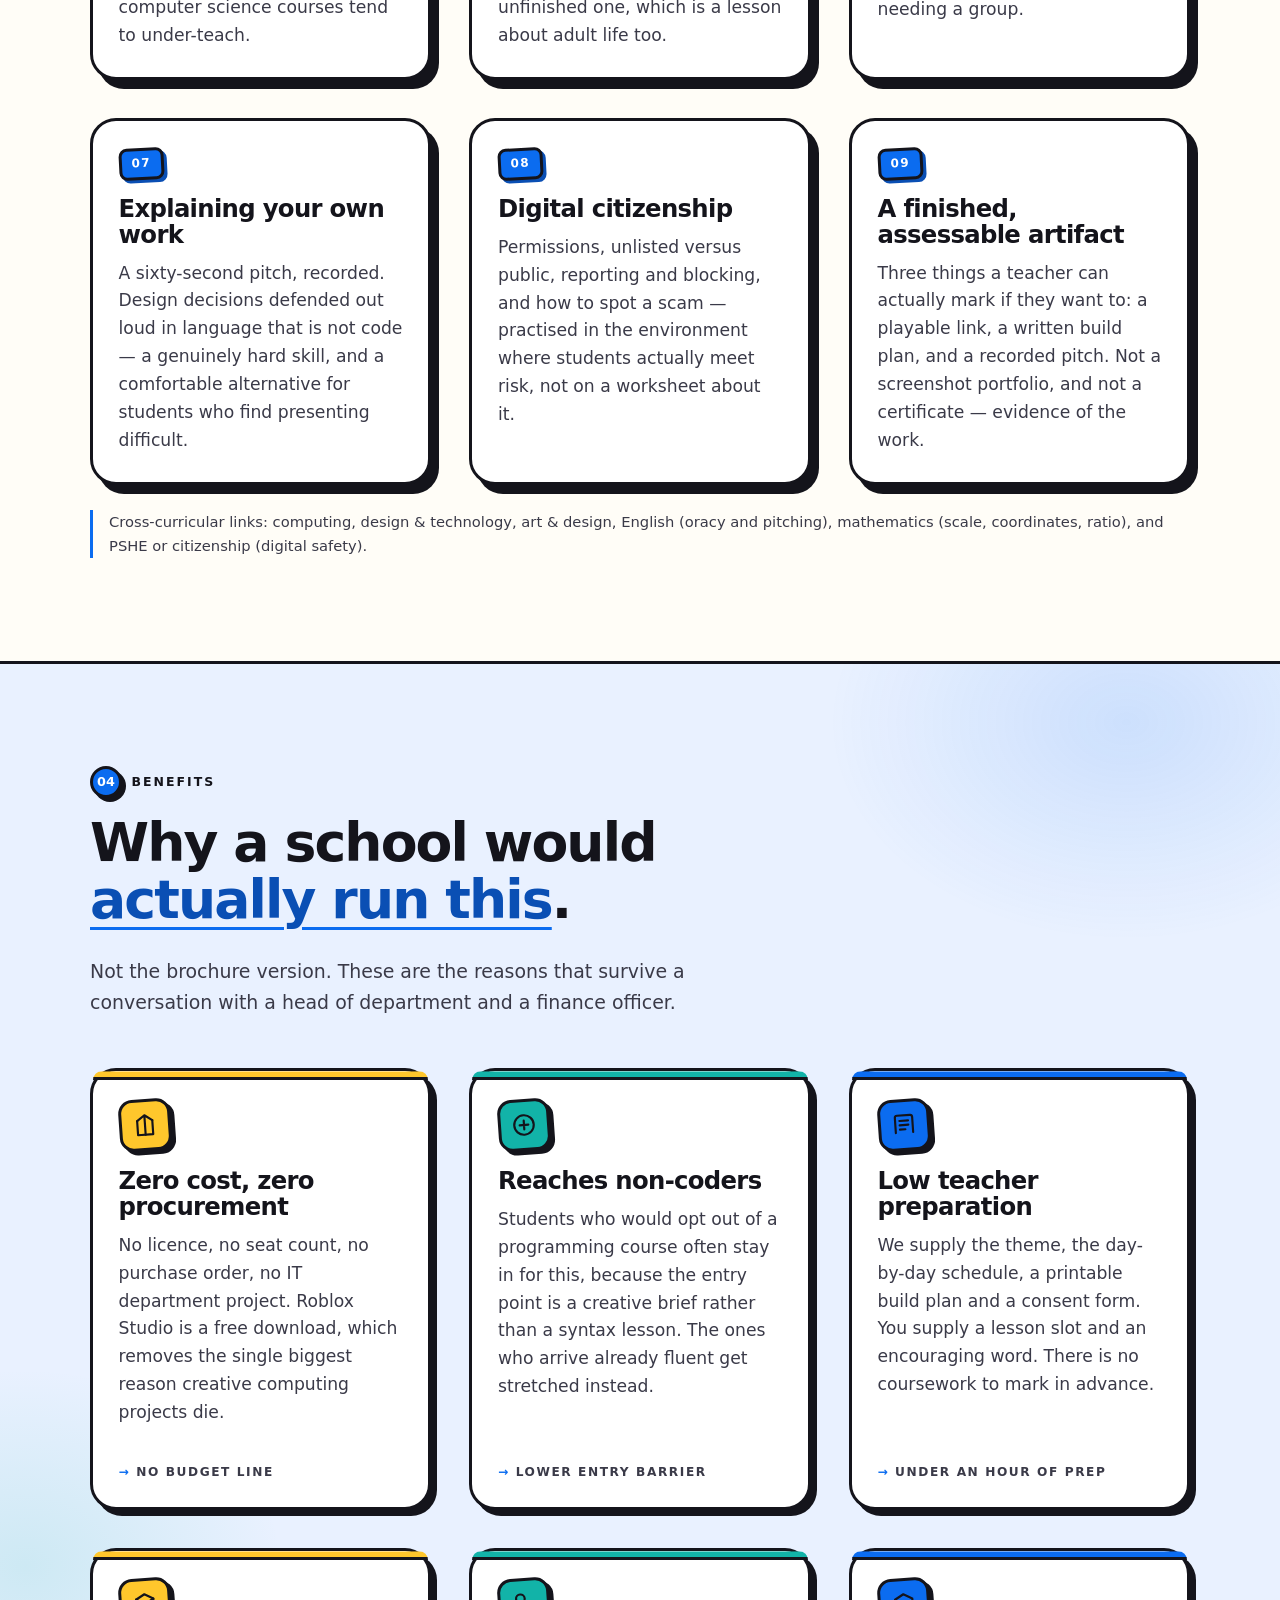
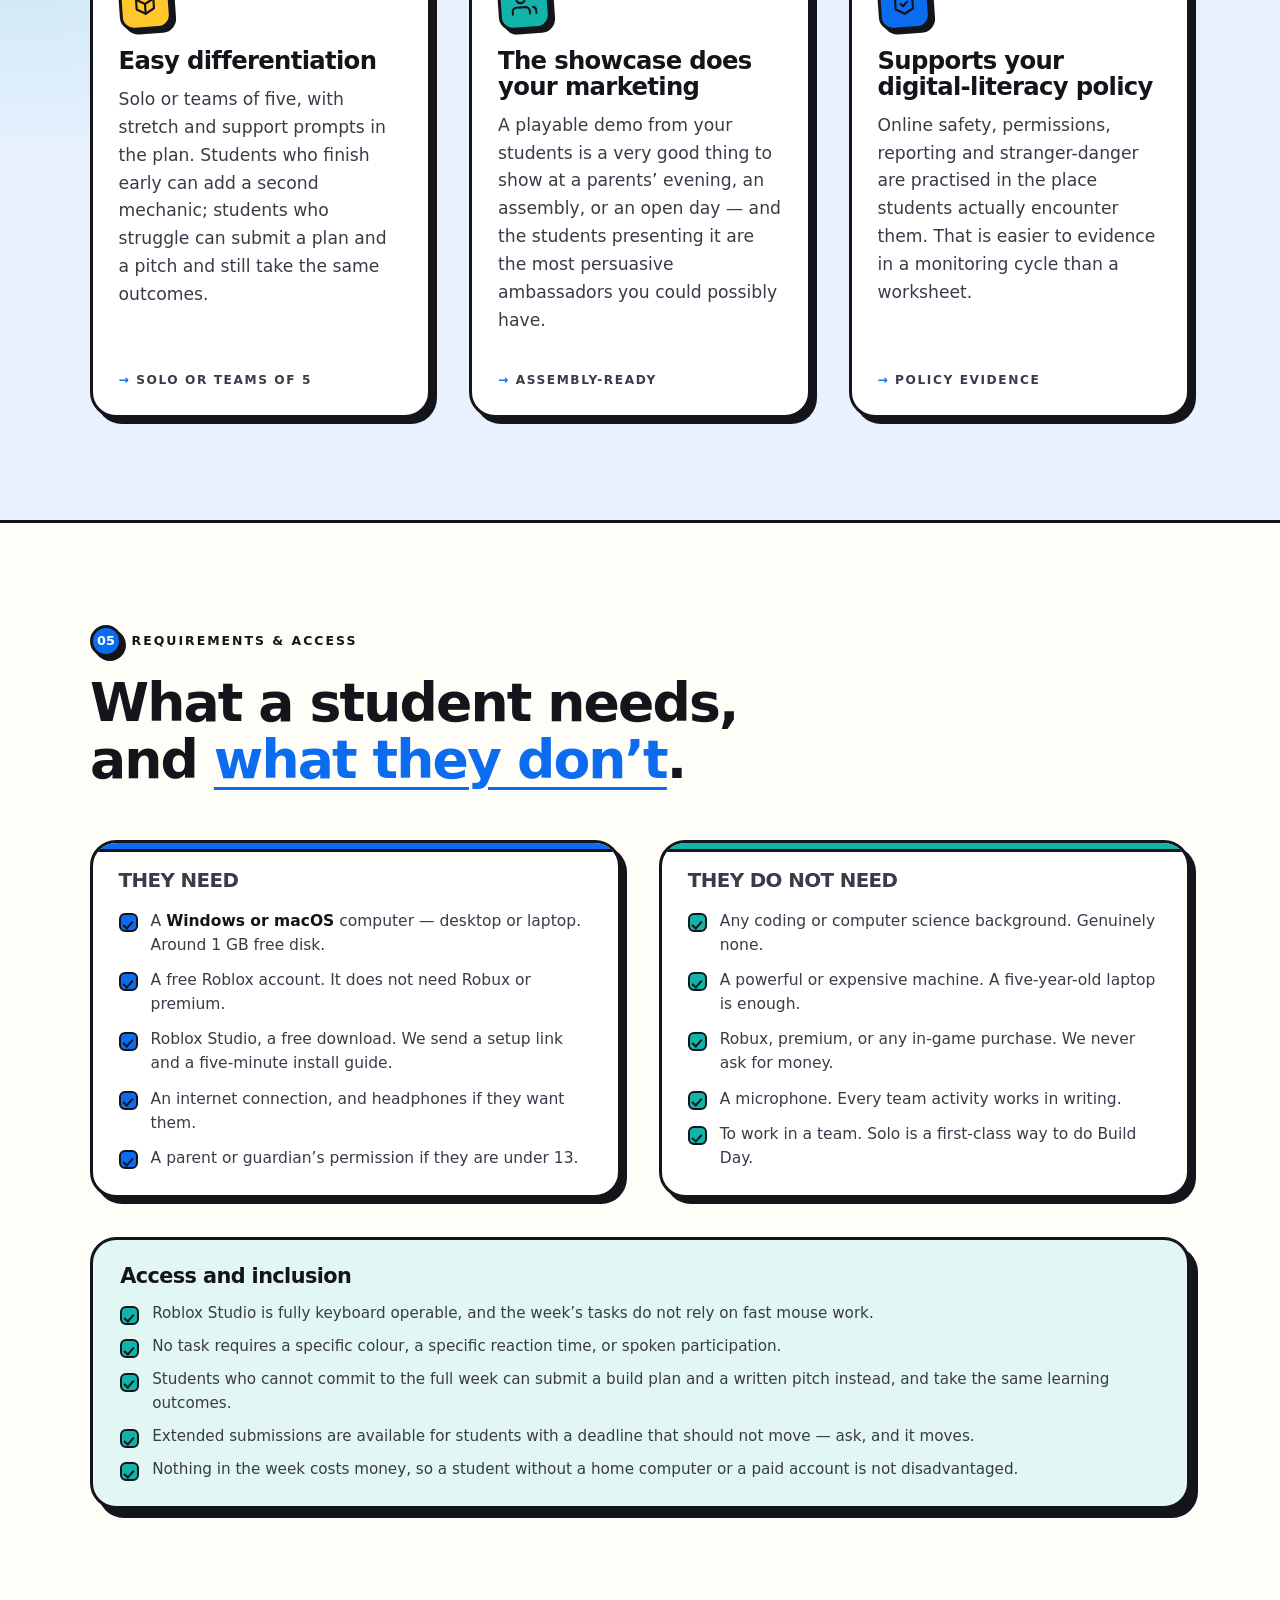
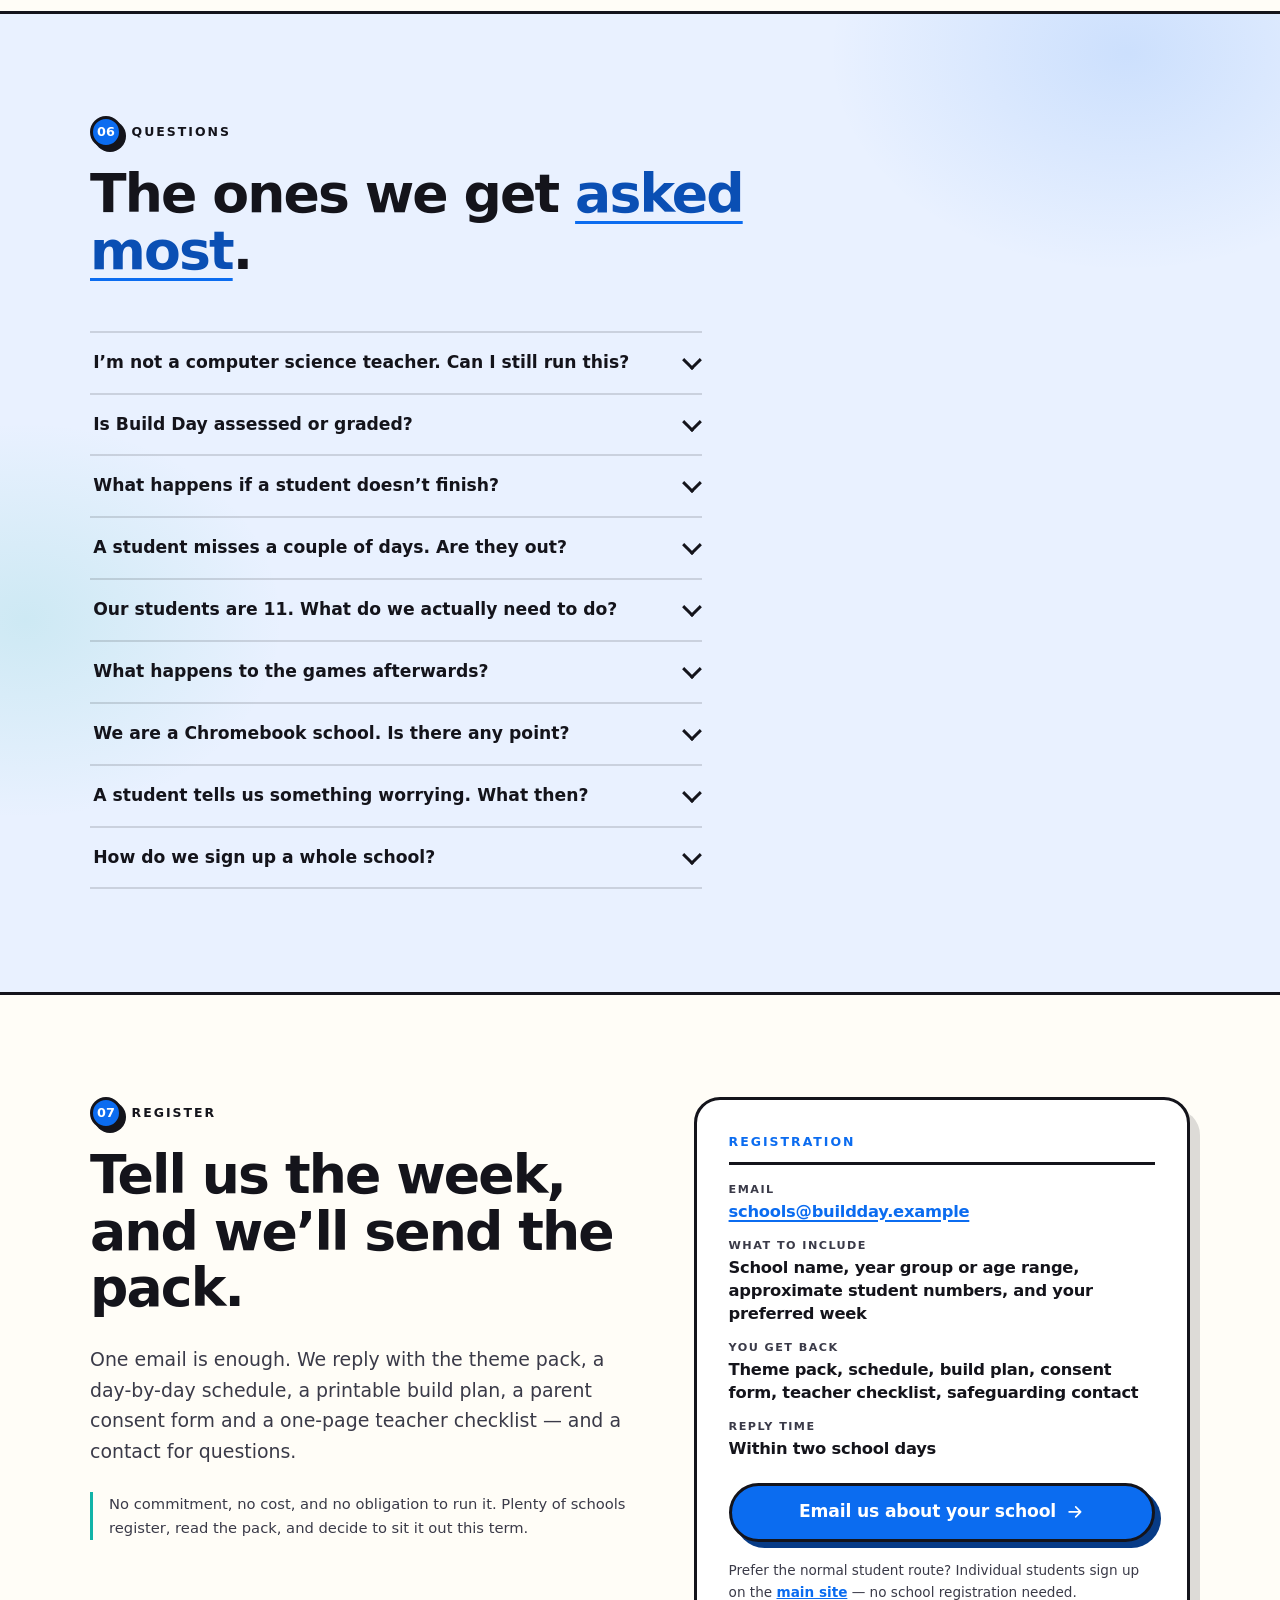
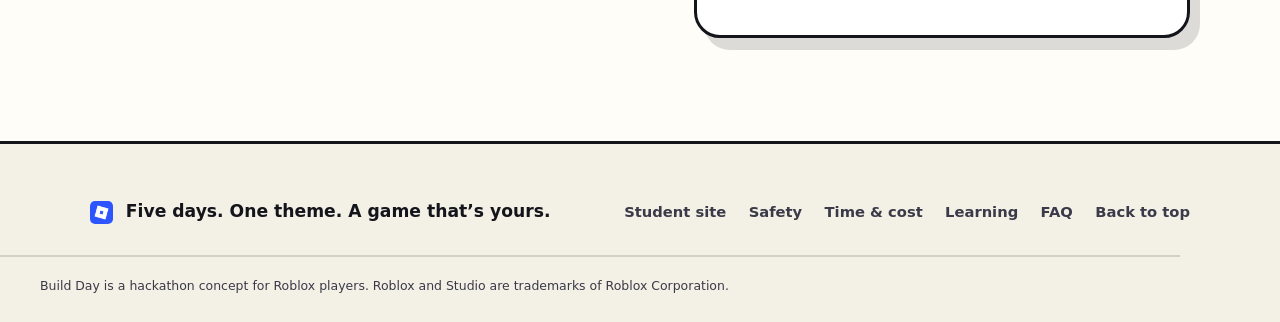
<file: schools.html>
<!DOCTYPE html>
<html lang="en">
<head>
<meta charset="UTF-8">
<meta name="viewport" content="width=device-width, initial-scale=1">
<title>Build Day for schools &mdash; safety, time commitment and learning outcomes</title>
<meta name="description" content="Run Build Day in your classroom. Everything teachers and parents need: cost, device requirements, a realistic time commitment, safeguarding and under-13 policy, and what students actually learn.">
<meta name="theme-color" content="#0b6cf0">
<link rel="icon" type="image/png" sizes="64x64" href="assets/rbx-favicon.png">
<link rel="icon" type="image/png" sizes="32x32" href="assets/rbx-favicon-32.png">
<link rel="stylesheet" href="styles.css">
<script>document.documentElement.classList.add('js');</script>
</head>
<body>
<a class="skip-link" href="#main">Skip to content</a>

<!-- ============================= HEADER ============================= -->
<header class="site-header" id="top">
  <div class="container site-header__inner">
    <a class="brand" href="index.html" aria-label="Build Day, back to the main site">
      <img class="rbx rbx--brand" src="assets/rbx-logo.png" alt="" width="27" height="27">
      <span class="brand__text">Build&nbsp;Day</span>
      <span class="brand__for">for schools</span>
    </a>

    <nav class="nav" id="nav" aria-label="Main">
      <ul class="nav__list">
        <li><a href="#safety">Safety</a></li>
        <li><a href="#time">Time &amp; cost</a></li>
        <li><a href="#learning">Learning</a></li>
        <li><a href="#faq">FAQ</a></li>
        <li><a href="index.html">Student site</a></li>
      </ul>
      <a class="btn btn--accent btn--sm nav__cta" href="#register">Register your school</a>
    </nav>

    <button class="nav-toggle" type="button" aria-expanded="false" aria-controls="nav">
      <span class="nav-toggle__bars" aria-hidden="true"><i></i><i></i><i></i></span>
      <span class="sr-only">Menu</span>
    </button>
  </div>
</header>

<main id="main">

  <!-- ============================= HERO ============================= -->
  <section class="hero">
    <div class="hero__glow" aria-hidden="true"></div>
    <div class="container hero__top">

      <p class="pill reveal">
        <span class="pill__dot" aria-hidden="true"></span>
        For teachers, school leaders and parents
      </p>

      <h1 class="hero__title reveal" data-delay="1">
        Bring Build Day to<br>
        your <span class="mark-word">class</span>.
      </h1>

      <div class="hero__inner">
        <div class="hero__copy">
          <p class="hero__lead reveal" data-delay="2">
            The same week your students already know, run on a school timetable. This page is
            the boring, honest version: what it costs, how much time it really takes, what
            students genuinely learn, and exactly how we handle safety, privacy and
            under-13s.
          </p>

          <p class="hero__note reveal" data-delay="2">
            No budget line. No procurement. No prior coding required.
          </p>

          <div class="hero__actions reveal" data-delay="3">
            <a class="btn btn--accent btn--lg" href="#register">
              Register your school
              <svg viewBox="0 0 24 24" aria-hidden="true"><path d="M5 12h13M13 6l6 6-6 6"/></svg>
            </a>
            <a class="btn btn--ghost btn--lg" href="#safety">Read the safety info</a>
          </div>
        </div>

        <div class="hero__art reveal" data-delay="2">
          <div class="spec" role="group" aria-label="Build Day for schools at a glance">
            <p class="spec__title">At a glance</p>
            <dl class="spec__list">
              <div><dt>Cost</dt><dd>Free &mdash; no licence, no paid add-ons</dd></div>
              <div><dt>Format</dt><dd>In lessons, or take-home</dd></div>
              <div><dt>Time</dt><dd>About 5 &times; 45 minutes, one week</dd></div>
              <div><dt>Ages</dt><dd>9&ndash;16 (under-13s need consent)</dd></div>
              <div><dt>Device</dt><dd>Windows or Mac &mdash; see the Chromebook note</dd></div>
              <div><dt>Software</dt><dd>Roblox Studio, free download</dd></div>
              <div><dt>Assessment</dt><dd>None required &mdash; it is not graded</dd></div>
            </dl>
          </div>
        </div>
      </div>
    </div>
  </section>

  <!-- ============================= TICKER ============================= -->
  <div class="ticker" aria-label="The week at a glance">
    <div class="ticker__track">
      <ul class="ticker__list">
        <li>Monday &mdash; theme drop and planning</li><li>Tuesday &mdash; parts, colours, movement</li>
        <li>Wednesday &mdash; scripting and playtesting</li><li>Thursday &mdash; playtest and fix</li>
        <li>Friday &mdash; submit and showcase</li>
      </ul>
      <ul class="ticker__list" aria-hidden="true">
        <li>Monday &mdash; theme drop and planning</li><li>Tuesday &mdash; parts, colours, movement</li>
        <li>Wednesday &mdash; scripting and playtesting</li><li>Thursday &mdash; playtest and fix</li>
        <li>Friday &mdash; submit and showcase</li>
      </ul>
    </div>
  </div>

  <!-- ============================= WHY IT'S SAFE ============================= -->
  <section class="section" id="safety">
    <div class="container">
      <div class="sec-head reveal">
        <p class="eyebrow"><span>01</span> Safety &amp; safeguarding</p>
        <h2 class="sec-head__title">The questions every parent asks, <em>answered properly</em>.</h2>
        <p class="sec-head__lead">
          This is the part most event pages gloss over. Here is the whole picture &mdash; including
          the things we promise <em>not</em> to do. If your school&rsquo;s safeguarding lead asks a
          question that isn&rsquo;t answered here, email us and we will answer in writing before
          you sign up.
        </p>
      </div>

      <div class="panels">
        <article class="panel reveal">
          <h3 class="panel__title">
            <span class="panel__icon" aria-hidden="true">
              <svg viewBox="0 0 24 24"><rect x="3" y="5" width="18" height="16" rx="3"/><path d="M8 3v4M16 3v4M3 10h18"/></svg>
            </span>
            How much live contact there is
          </h3>
          <p>Build Day runs asynchronously by default. There is no requirement for any student to
             sit in a live one-to-one video call with an adult they have never met.</p>
          <ul class="checklist">
            <li>Monday&rsquo;s kickoff and Friday&rsquo;s showcase are <strong>broadcast</strong> sessions &mdash; one-to-many, moderated, and optional.</li>
            <li>There is no unmoderated small-group video chat at any point in the week.</li>
            <li>Day-to-day help happens in a written thread, so a parent can read exactly what was said.</li>
            <li>Teachers are welcome to watch every live session, and we tell them the joining link in advance.</li>
          </ul>
        </article>

        <article class="panel reveal" data-delay="1">
          <h3 class="panel__title">
            <span class="panel__icon" aria-hidden="true">
              <svg viewBox="0 0 24 24"><rect x="4" y="10" width="16" height="11" rx="3"/><path d="M8 10V7a4 4 0 0 1 8 0v3"/></svg>
            </span>
            Who can see a student&rsquo;s game
          </h3>
          <p>This is the one that matters most, so it is a default rather than a setting you have
             to remember to switch on.</p>
          <ul class="checklist">
            <li>Submissions are <strong>unlisted by default</strong> &mdash; a game plays only for people holding the link. It is not searchable and not on any public page.</li>
            <li>We do not publish student work to Roblox&rsquo;s public site. A game is only made public if the student or their teacher explicitly chooses to publish it.</li>
            <li>Showcase entries are labelled with a first name and initial, or a Roblox display name if the student prefers.</li>
            <li>Students can withdraw an entry at any time by asking, and we take it down the same day.</li>
          </ul>
        </article>

        <article class="panel reveal" data-delay="2">
          <h3 class="panel__title">
            <span class="panel__icon" aria-hidden="true">
              <svg viewBox="0 0 24 24"><path d="M4 7c0-1.7 3.6-3 8-3s8 1.3 8 3-3.6 3-8 3-8-1.3-8-3z"/><path d="M4 7v10c0 1.7 3.6 3 8 3s8-1.3 8-3V7"/><path d="M4 12c0 1.7 3.6 3 8 3s8-1.3 8-3"/></svg>
            </span>
            What data we hold
          </h3>
          <ul class="checklist">
            <li>Registration collects a name, an email, an age band and &mdash; optionally &mdash; a school name. That is all.</li>
            <li><strong>We never ask for a Roblox password</strong>, and nobody on the team needs one. If anyone messages a student asking for it, it is a scam &mdash; report it and block.</li>
            <li>We do not ask students to add us on Roblox, accept a friend request, or join a group.</li>
            <li>Registration data is deleted <span class="fill">90 days</span> after the showcase, on request, or whenever a school asks.</li>
            <li>Photos are only taken at the showcase, and only with written consent. The default is no photography.</li>
          </ul>
        </article>

        <article class="panel panel--teal reveal">
          <h3 class="panel__title">
            <span class="panel__icon" aria-hidden="true">
              <svg viewBox="0 0 24 24"><circle cx="12" cy="8" r="4"/><path d="M4 21c0-4 3.6-6 8-6s8 2 8 6"/></svg>
            </span>
            Students under 13
          </h3>
          <p>Build Day is open to under-13s with a parent or guardian&rsquo;s permission. Roblox&rsquo;s
             own age rules apply in full, and they are genuinely protective &mdash; this is not a
             workaround.</p>
          <ul class="checklist">
            <li>A parent or guardian signs the consent form, or a teacher signs under your school&rsquo;s policy for a whole class cohort.</li>
            <li>Under-13 Roblox accounts have direct messages, voice chat and group chat <strong>disabled at the platform level</strong> &mdash; not merely switched off for our week.</li>
            <li>Teams can work entirely in written messages. Nothing in Build Day requires a student to speak to another student.</li>
            <li>We send a short parent summary on the Friday of your school&rsquo;s chosen week, so a parent is not hearing about it second-hand.</li>
          </ul>
        </article>

        <article class="panel panel--accent reveal" data-delay="1">
          <h3 class="panel__title">
            <span class="panel__icon" aria-hidden="true">
              <svg viewBox="0 0 24 24"><path d="M12 3l8 4v9l-8 5-8-5V7l8-4z"/><path d="M12 12v9M12 12l8-5M12 12L4 7"/></svg>
            </span>
            Reporting and escalation
          </h3>
          <ul class="checklist">
            <li>On day one we show every student how to use Roblox&rsquo;s own block and report tools, and we show them where the report goes.</li>
            <li>Our designated safeguarding contact is <span class="fill">name, role, email</span> &mdash; published to schools, not hidden behind a contact form.</li>
            <li>We acknowledge any safeguarding report within one school day and action it the same day where a child may be at risk.</li>
            <li>Schools keep their own reporting duty. We support it, and we do not ask a school to hand over that responsibility.</li>
          </ul>
        </article>

        <article class="panel panel--yellow reveal" data-delay="2">
          <h3 class="panel__title">
            <span class="panel__icon" aria-hidden="true">
              <svg viewBox="0 0 24 24"><circle cx="12" cy="12" r="9"/><path d="M5.6 5.6l12.8 12.8"/></svg>
            </span>
            What we do not do
          </h3>
          <p>The commitments below are the reason we can be used in a school at all.</p>
          <ul class="checklist">
            <li>No cold direct messages to students, and no unsolicited friend requests.</li>
            <li>No student-facing voice chat we control.</li>
            <li>We never ask for payment details, Robux, gift cards, or a premium upgrade. These are the exact levers used to scam children on Roblox.</li>
            <li>We never ask a student to run a script, install an application, or add a friend that we (or another participant) sent them.</li>
            <li>We do not sell, rent, or share student data. There is no advertising in any Build Day surface.</li>
          </ul>
        </article>
      </div>
    </div>
  </section>

  <!-- ============================= TIME & COST ============================= -->
  <section class="section section--band" id="time">
    <div class="container">
      <div class="sec-head reveal">
        <p class="eyebrow"><span>02</span> Time commitment &amp; cost</p>
        <h2 class="sec-head__title">Homework-shaped, not <em>school-shaped</em>.</h2>
        <p class="sec-head__lead">
          One school week. Two lessons, or roughly forty-five minutes most evenings. The
          realistic total is a little over four hours per student &mdash; which is why it
          survives contact with a real timetable.
        </p>
      </div>

      <div class="week reveal">
        <table class="timetable">
          <caption class="sr-only">Suggested minute-by-minute plan for a class running Build Day</caption>
          <thead>
            <tr>
              <th scope="col">Day</th>
              <th scope="col">What students do</th>
              <th scope="col">Suggested time</th>
            </tr>
          </thead>
          <tbody>
            <tr>
              <th scope="row">Monday</th>
              <td>Read the theme, pick an idea, sketch a build plan. Optional kickoff stream.</td>
              <td>20 min <span class="timetable__opt">(+20 optional)</span></td>
            </tr>
            <tr>
              <th scope="row">Tuesday</th>
              <td>Parts, colours, terrain and getting something moving. First line of Luau.</td>
              <td>45 min</td>
            </tr>
            <tr>
              <th scope="row">Wednesday</th>
              <td>Scripting, playtesting with the team, fixing what broke.</td>
              <td>45 min</td>
            </tr>
            <tr>
              <th scope="row">Thursday</th>
              <td>Playtest, polish, and react to the mid-week surprise twist.</td>
              <td>45 min</td>
            </tr>
            <tr>
              <th scope="row">Friday</th>
              <td>Publish, submit the link, record a sixty-second pitch. Showcase.</td>
              <td>30 min <span class="timetable__opt">(+20 showcase)</span></td>
            </tr>
          </tbody>
          <tfoot>
            <tr>
              <th scope="row">Total</th>
              <td>Plus whatever a student wants to spend making it better.</td>
              <td>~4 hrs</td>
            </tr>
          </tfoot>
        </table>
      </div>

      <div class="cards cards--tight">
        <article class="card card--teal reveal">
          <h3>Run it take-home</h3>
          <p>Most of your students already play Roblox at home and already own a machine that can
             run Studio. Build Day then costs you one kickoff lesson and zero supervision
             &mdash; which is also the most common way it gets run.</p>
          <p class="card__tag">1 lesson to launch</p>
        </article>

        <article class="card card--yellow reveal" data-delay="1">
          <h3>Run it in class</h3>
          <p>Two lessons a week is the comfortable minimum. Teachers usually take the Monday kickoff
             and the Friday showcase, and leave the middle three days as the build window.</p>
          <p class="card__tag">2 lessons + homework</p>
        </article>

        <article class="card card--accent reveal" data-delay="2">
          <h3>Shorter version</h3>
          <p>No week to spare? Run the theme and the build, skip the kickoff and the showcase. The
             learning value is almost entirely in the building, not the ceremony.</p>
          <p class="card__tag">No live sessions</p>
        </article>
      </div>

      <div class="callout reveal">
        <h3 class="callout__title">
          <span class="callout__badge" aria-hidden="true">Heads up</span>
          The Chromebook question
        </h3>
        <p><strong>Roblox Studio runs on Windows and macOS. It does not run on ChromeOS.</strong>
           A Chromebook-only cohort cannot build during a lesson, and no amount of planning
           changes that. Three honest options:</p>
        <ul class="callout__list">
          <li><strong>Take-home.</strong> Send it home and run the theme and showcase only. Most
              students will have access to a Windows or Mac machine already.</li>
          <li><strong>Borrow a device.</strong> A handful of school Windows laptops, rotated
              through the class across the three build days.</li>
          <li><strong>Do the non-building outcomes.</strong> The theme, the build plan and the
              sixty-second pitch all work on a Chromebook and carry most of the learning value.</li>
        </ul>
        <p class="callout__note">We would rather tell you this now than have a teacher find out on Tuesday.</p>
      </div>
    </div>
  </section>

  <!-- ============================= LEARNING ============================= -->
  <section class="section" id="learning">
    <div class="container">
      <div class="sec-head reveal">
        <p class="eyebrow"><span>03</span> Learning outcomes</p>
        <h2 class="sec-head__title">What a student can actually <em>do on Friday</em> that they couldn&rsquo;t on Monday.</h2>
        <p class="sec-head__lead">
          Learning outcomes written as capabilities, not topics &mdash; because a student who has
          &ldquo;done scripting&rdquo; has not necessarily learned anything. Formal curriculum
          mapping is available on request <span class="fill">(add your framework, e.g. KS3 Computing, Common Core)</span>.
        </p>
      </div>

      <div class="why">
        <div class="why__grid">
          <article class="why__card reveal">
            <span class="why__num">01</span>
            <h3>Computational thinking</h3>
            <p>Take a vague creative brief, break it into parts, decide what to build first,
               discover what is actually hard, and cut scope. This is the core habit, and it is
               the one students carry into every other subject.</p>
          </article>

          <article class="why__card reveal" data-delay="1">
            <span class="why__num">02</span>
            <h3>Reading and writing code</h3>
            <p>Variables, functions, events and conditionals in Luau &mdash; Roblox&rsquo;s
               language. Plus the unglamorous half: reading an error message and working out which
               line it is complaining about.</p>
          </article>

          <article class="why__card reveal" data-delay="2">
            <span class="why__num">03</span>
            <h3>Spatial and 3D reasoning</h3>
            <p>Working in three dimensions where there is no correct answer: scale, proportion,
               camera angles, lighting, and why a room feels wrong before you can say why.</p>
          </article>

          <article class="why__card reveal">
            <span class="why__num">04</span>
            <h3>Interface and interaction design</h3>
            <p>Menus, HUD, feedback, and the difference between a control that works and one a
               player can guess. A genuinely cross-curricular outcome that computer science
               courses tend to under-teach.</p>
          </article>

          <article class="why__card reveal" data-delay="1">
            <span class="why__num">05</span>
            <h3>Iteration and resilience</h3>
            <p>Build, break, fix, repeat &mdash; usually in a team, usually under a deadline. The
               explicit message of the week is that a rough working thing beats a perfect
               unfinished one, which is a lesson about adult life too.</p>
          </article>

          <article class="why__card reveal" data-delay="2">
            <span class="why__num">06</span>
            <h3>Collaboration</h3>
            <p>Splitting a build between people, agreeing who is doing what, and reviewing
               each other&rsquo;s work. Teams can be 1&ndash;5, so a solo student gets the planning
               discipline without needing a group.</p>
          </article>

          <article class="why__card reveal">
            <span class="why__num">07</span>
            <h3>Explaining your own work</h3>
            <p>A sixty-second pitch, recorded. Design decisions defended out loud in language
               that is not code &mdash; a genuinely hard skill, and a comfortable alternative for
               students who find presenting difficult.</p>
          </article>

          <article class="why__card reveal" data-delay="1">
            <span class="why__num">08</span>
            <h3>Digital citizenship</h3>
            <p>Permissions, unlisted versus public, reporting and blocking, and how to spot a
               scam &mdash; practised in the environment where students actually meet risk, not on
               a worksheet about it.</p>
          </article>

          <article class="why__card reveal" data-delay="2">
            <span class="why__num">09</span>
            <h3>A finished, assessable artifact</h3>
            <p>Three things a teacher can actually mark if they want to: a playable link, a
               written build plan, and a recorded pitch. Not a screenshot portfolio, and not a
               certificate &mdash; evidence of the work.</p>
          </article>
        </div>

        <p class="why__foot reveal">
          Cross-curricular links: computing, design &amp; technology, art &amp; design,
          English (oracy and pitching), mathematics (scale, coordinates, ratio), and PSHE or
          citizenship (digital safety).
        </p>
      </div>
    </div>
  </section>

  <!-- ============================= BENEFITS ============================= -->
  <section class="section section--band" id="benefits">
    <div class="container">
      <div class="sec-head reveal">
        <p class="eyebrow"><span>04</span> Benefits</p>
        <h2 class="sec-head__title">Why a school would <em>actually run this</em>.</h2>
        <p class="sec-head__lead">
          Not the brochure version. These are the reasons that survive a conversation with a
          head of department and a finance officer.
        </p>
      </div>

      <div class="cards">
        <article class="card card--yellow reveal">
          <span class="card__icon" aria-hidden="true">
            <svg viewBox="0 0 24 24"><path d="M12 3v18M5 8l7-5 7 5"/><path d="M5 8v13h14V8"/></svg>
          </span>
          <h3>Zero cost, zero procurement</h3>
          <p>No licence, no seat count, no purchase order, no IT department project. Roblox Studio
             is a free download, which removes the single biggest reason creative computing
             projects die.</p>
          <p class="card__tag">No budget line</p>
        </article>

        <article class="card card--teal reveal" data-delay="1">
          <span class="card__icon" aria-hidden="true">
            <svg viewBox="0 0 24 24"><circle cx="12" cy="12" r="9"/><path d="M12 8v8M8 12h8"/></svg>
          </span>
          <h3>Reaches non-coders</h3>
          <p>Students who would opt out of a programming course often stay in for this, because
             the entry point is a creative brief rather than a syntax lesson. The ones who arrive
             already fluent get stretched instead.</p>
          <p class="card__tag">Lower entry barrier</p>
        </article>

        <article class="card card--accent reveal" data-delay="2">
          <span class="card__icon" aria-hidden="true">
            <svg viewBox="0 0 24 24"><path d="M4 19V5a2 2 0 0 1 2-2h12a2 2 0 0 1 2 2v14"/><path d="M8 8h8M8 12h8M8 16h5"/></svg>
          </span>
          <h3>Low teacher preparation</h3>
          <p>We supply the theme, the day-by-day schedule, a printable build plan and a consent
             form. You supply a lesson slot and an encouraging word. There is no coursework to
             mark in advance.</p>
          <p class="card__tag">Under an hour of prep</p>
        </article>

        <article class="card card--yellow reveal">
          <span class="card__icon" aria-hidden="true">
            <svg viewBox="0 0 24 24"><path d="M12 3l8 4.5v9L12 21l-8-4.5v-9L12 3z"/><path d="M12 12v9M12 12l8-4.5M12 12L4 7.5"/></svg>
          </span>
          <h3>Easy differentiation</h3>
          <p>Solo or teams of five, with stretch and support prompts in the plan. Students who
             finish early can add a second mechanic; students who struggle can submit a plan and
             a pitch and still take the same outcomes.</p>
          <p class="card__tag">Solo or teams of 5</p>
        </article>

        <article class="card card--teal reveal" data-delay="1">
          <span class="card__icon" aria-hidden="true">
            <svg viewBox="0 0 24 24"><path d="M17 21v-2a4 4 0 0 0-4-4H5a4 4 0 0 0-4 4v2"/><circle cx="9" cy="7" r="4"/><path d="M23 21v-2a4 4 0 0 0-3-3.87"/></svg>
          </span>
          <h3>The showcase does your marketing</h3>
          <p>A playable demo from your students is a very good thing to show at a parents&rsquo;
             evening, an assembly, or an open day &mdash; and the students presenting it are the
             most persuasive ambassadors you could possibly have.</p>
          <p class="card__tag">Assembly-ready</p>
        </article>

        <article class="card card--accent reveal" data-delay="2">
          <span class="card__icon" aria-hidden="true">
            <svg viewBox="0 0 24 24"><path d="M12 3l8 4.5v9L12 21l-8-4.5v-9L12 3z"/><path d="M9 12l2 2 4-4"/></svg>
          </span>
          <h3>Supports your digital-literacy policy</h3>
          <p>Online safety, permissions, reporting and stranger-danger are practised in the place
             students actually encounter them. That is easier to evidence in a monitoring cycle
             than a worksheet.</p>
          <p class="card__tag">Policy evidence</p>
        </article>
      </div>
    </div>
  </section>

  <!-- ============================= REQUIREMENTS ============================= -->
  <section class="section" id="requirements">
    <div class="container">
      <div class="sec-head reveal">
        <p class="eyebrow"><span>05</span> Requirements &amp; access</p>
        <h2 class="sec-head__title">What a student needs, and <em>what they don&rsquo;t</em>.</h2>
      </div>

      <div class="split">
        <article class="panel reveal">
          <h3 class="panel__title">They need</h3>
          <ul class="checklist">
            <li>A <strong>Windows or macOS</strong> computer &mdash; desktop or laptop. Around 1&nbsp;GB free disk.</li>
            <li>A free Roblox account. It does not need Robux or premium.</li>
            <li>Roblox Studio, a free download. We send a setup link and a five-minute install guide.</li>
            <li>An internet connection, and headphones if they want them.</li>
            <li>A parent or guardian&rsquo;s permission if they are under 13.</li>
          </ul>
        </article>

        <article class="panel panel--teal reveal" data-delay="1">
          <h3 class="panel__title">They do not need</h3>
          <ul class="checklist">
            <li>Any coding or computer science background. Genuinely none.</li>
            <li>A powerful or expensive machine. A five-year-old laptop is enough.</li>
            <li>Robux, premium, or any in-game purchase. We never ask for money.</li>
            <li>A microphone. Every team activity works in writing.</li>
            <li>To work in a team. Solo is a first-class way to do Build Day.</li>
          </ul>
        </article>
      </div>

      <div class="callout callout--teal reveal">
        <h3 class="callout__title">Access and inclusion</h3>
        <ul class="checklist checklist--tight">
          <li>Roblox Studio is fully keyboard operable, and the week&rsquo;s tasks do not rely on fast mouse work.</li>
          <li>No task requires a specific colour, a specific reaction time, or spoken participation.</li>
          <li>Students who cannot commit to the full week can submit a build plan and a written pitch instead, and take the same learning outcomes.</li>
          <li>Extended submissions are available for students with a deadline that should not move &mdash; ask, and it moves.</li>
          <li>Nothing in the week costs money, so a student without a home computer or a paid account is not disadvantaged.</li>
        </ul>
      </div>
    </div>
  </section>

  <!-- ============================= FAQ ============================= -->
  <section class="section section--band" id="faq">
    <div class="container">
      <div class="sec-head reveal">
        <p class="eyebrow"><span>06</span> Questions</p>
        <h2 class="sec-head__title">The ones we get <em>asked most</em>.</h2>
      </div>

      <div class="faq reveal">
        <div class="faq__item">
          <button type="button" class="faq__q" aria-expanded="false">
            I&rsquo;m not a computer science teacher. Can I still run this?
            <span class="faq__chev" aria-hidden="true"></span>
          </button>
          <div class="faq__a"><p>
            Yes &mdash; and most of the schools running it are not computer science departments.
            The week is run from a written brief, not from a teacher&rsquo;s expertise. Your job is
            to launch it, keep the deadline honest, and make sure the showcase happens.
          </p></div>
        </div>

        <div class="faq__item">
          <button type="button" class="faq__q" aria-expanded="false">
            Is Build Day assessed or graded?
            <span class="faq__chev" aria-hidden="true"></span>
          </button>
          <div class="faq__a"><p>
            No, and we would ask you to keep it that way. A grade turns a creative brief back into
            a test, and most of the value disappears. If you do want to assess it, three
            artifacts are produced anyway: a playable link, a written build plan, and a
            sixty-second pitch.
          </p></div>
        </div>

        <div class="faq__item">
          <button type="button" class="faq__q" aria-expanded="false">
            What happens if a student doesn&rsquo;t finish?
            <span class="faq__chev" aria-hidden="true"></span>
          </button>
          <div class="faq__a"><p>
            They still submit. An unfinished game with a build plan attached is a normal and
            respectable outcome, and roughly speaking it is what the week is designed to teach.
            Nothing is marked down for it.
          </p></div>
        </div>

        <div class="faq__item">
          <button type="button" class="faq__q" aria-expanded="false">
            A student misses a couple of days. Are they out?
            <span class="faq__chev" aria-hidden="true"></span>
          </button>
          <div class="faq__a"><p>
            No. The theme is set on Monday and does not change mid-week, so a student who starts
            on Wednesday is building exactly the same brief as everyone else. Missing the
            showcase is fine; they can show their teacher instead.
          </p></div>
        </div>

        <div class="faq__item">
          <button type="button" class="faq__q" aria-expanded="false">
            Our students are 11. What do we actually need to do?
            <span class="faq__chev" aria-hidden="true"></span>
          </button>
          <div class="faq__a"><p>
            Send home the consent form, or &mdash; if your policy allows it &mdash; have a teacher
            sign once for the whole cohort and keep the forms. Under-13 Roblox accounts already
            have direct messages, voice chat and group chat disabled by the platform, so there is
            nothing extra for you to configure.
          </p></div>
        </div>

        <div class="faq__item">
          <button type="button" class="faq__q" aria-expanded="false">
            What happens to the games afterwards?
            <span class="faq__chev" aria-hidden="true"></span>
          </button>
          <div class="faq__a"><p>
            They stay unlisted and playable by link, which is usually what students want &mdash;
            their classmates can play them. Publishing to the public Roblox site is a separate,
            opt-in decision made by the student or their teacher, never by us. Entries can be
            withdrawn and taken down the same day.
          </p></div>
        </div>

        <div class="faq__item">
          <button type="button" class="faq__q" aria-expanded="false">
            We are a Chromebook school. Is there any point?
            <span class="faq__chev" aria-hidden="true"></span>
          </button>
          <div class="faq__a"><p>
            Some, yes. Roblox Studio does not run on ChromeOS, so in-lesson building is out. But
            the theme, the build plan and the pitch all work on a Chromebook and carry most of the
            learning value, and take-home often solves it entirely. Talk to us before you rule it
            out.
          </p></div>
        </div>

        <div class="faq__item">
          <button type="button" class="faq__q" aria-expanded="false">
            A student tells us something worrying. What then?
            <span class="faq__chev" aria-hidden="true"></span>
          </button>
          <div class="faq__a"><p>
            Tell us and tell your own safeguarding lead &mdash; in that order, and immediately. We
            acknowledge safeguarding reports within one school day and action them the same day
            where a child may be at risk. We will support your process; we will not take it over
            or ask you to route it through us first.
          </p></div>
        </div>

        <div class="faq__item">
          <button type="button" class="faq__q" aria-expanded="false">
            How do we sign up a whole school?
            <span class="faq__chev" aria-hidden="true"></span>
          </button>
          <div class="faq__a"><p>
            Email us with the school name, roughly how many students, and the week you have in
            mind. We send back the theme pack, the day-by-day schedule, the consent form and a
            one-page teacher checklist. There is nothing to pay and no commitment.
          </p></div>
        </div>
      </div>
    </div>
  </section>

  <!-- ============================= REGISTER ============================= -->
  <section class="section" id="register">
    <div class="container">
      <div class="signup">
        <div class="signup__copy">
          <p class="eyebrow"><span>07</span> Register</p>
          <h2 class="sec-head__title">Tell us the week, and we&rsquo;ll send the pack.</h2>
          <p class="sec-head__lead">
            One email is enough. We reply with the theme pack, a day-by-day schedule, a printable
            build plan, a parent consent form and a one-page teacher checklist &mdash; and a
            contact for questions.
          </p>
          <p class="why__foot" style="border-left-color:var(--teal)">
            No commitment, no cost, and no obligation to run it. Plenty of schools register,
            read the pack, and decide to sit it out this term.
          </p>
        </div>

        <div class="signup__card reveal">
          <p class="spec__title">Registration</p>
          <dl class="spec__list">
            <div><dt>Email</dt><dd><a href="mailto:schools@buildday.example">schools@buildday.example</a></dd></div>
            <div><dt>What to include</dt><dd>School name, year group or age range, approximate student numbers, and your preferred week</dd></div>
            <div><dt>You get back</dt><dd>Theme pack, schedule, build plan, consent form, teacher checklist, safeguarding contact</dd></div>
            <div><dt>Reply time</dt><dd>Within two school days</dd></div>
          </dl>
          <a class="btn btn--accent btn--block" href="mailto:schools@buildday.example?subject=Build%20Day%20for%20our%20school">
            Email us about your school
            <svg viewBox="0 0 24 24" aria-hidden="true"><path d="M5 12h13M13 6l6 6-6 6"/></svg>
          </a>
          <p class="signup__fineprint">
            Prefer the normal student route? Individual students sign up on the
            <a href="index.html#signup">main site</a> &mdash; no school registration needed.
          </p>
        </div>
      </div>
    </div>
  </section>

  <!-- ============================= FOOTER ============================= -->
  <footer class="site-footer">
    <div class="container site-footer__inner">
      <div class="site-footer__brand">
        <img class="rbx rbx--footer" src="assets/rbx-logo.png" alt="" width="23" height="23">
        <p class="site-footer__tag">Five days. One theme. A game that&rsquo;s yours.</p>
      </div>
      <nav class="site-footer__nav" aria-label="Footer">
        <a href="index.html">Student site</a>
        <a href="#safety">Safety</a>
        <a href="#time">Time &amp; cost</a>
        <a href="#learning">Learning</a>
        <a href="#faq">FAQ</a>
        <a href="#top">Back to top</a>
      </nav>
    </div>
    <p class="site-footer__legal container">
      Build Day is a hackathon concept for Roblox players. Roblox and Studio are trademarks of Roblox Corporation.
    </p>
  </footer>
</main>

<script src="script.js" defer></script>
</body>
</html>
</file>
<file: styles.css>
/* ==========================================================================
   Build Day — Roblox online hackathon
   styles.css
   1. Tokens        5. Hero + studio mock
   2. Base + utils  6. Ticker
   3. Buttons       7. Sections / cards
   4. Header + nav  8. Week timeline
                      9. Sign up + FAQ  10. Footer  11. Motion
   ========================================================================== */

/* 1. TOKENS ============================================================== */
:root{
  --ink:        #14141b;
  --ink-soft:   #3a3a48;
  --paper:      #fffdf7;
  --paper-2:    #f3f0e6;

  /* light band — the page is light-only, no dark surfaces anywhere */
  --band:       #e9f1ff;
  --band-2:     #d7e6ff;
  --amber-ink:  #8a5a00;

  /* primary accent — blue */
  --accent:       #0b6cf0;
  --accent-deep:  #0a4fb4;
  --accent-shadow:#073b86;

  --yellow:     #ffc72c;
  --yellow-dark:#d99b00;
  --teal:       #12b3a8;
  --teal-deep:  #0b7d78;
  --teal-shadow:#07554f;
  --green:      #2fbf57;
  --danger:     #c92a17;   /* form validation only — error = red, always */

  --edge:       3px solid var(--ink);
  --r-sm:       12px;
  --r:          18px;
  --r-lg:       26px;
  --pop:        6px 6px 0 var(--ink);
  --pop-sm:     4px 4px 0 var(--ink);
  --pop-accent: 6px 6px 0 var(--accent-shadow);

  --font: system-ui, -apple-system, "Segoe UI", Roboto, "Helvetica Neue", Arial, sans-serif;
  --maxw: 1180px;
  --gap: clamp(1.25rem, 3vw, 2.5rem);
}

/* 2. BASE + UTILITIES ==================================================== */
*,*::before,*::after{ box-sizing:border-box; }

/* author display rules must never beat the hidden attribute */
[hidden]{ display:none !important; }

html{ scroll-behavior:smooth; scroll-padding-top:96px; -webkit-text-size-adjust:100%; overflow-x:hidden; overflow-x:clip; }

body{
  margin:0;
  font-family:var(--font);
  font-size:clamp(1rem,.97rem + .18vw,1.075rem);
  line-height:1.62;
  color:var(--ink);
  background:var(--paper);
  overflow-x:hidden;
  overflow-x:clip;
}

h1,h2,h3,h4{ line-height:1.06; letter-spacing:-.028em; margin:0 0 .5em; font-weight:800; }
h1{ font-size:clamp(2.6rem,8.6vw,7.6rem); letter-spacing:-.042em; }
h2{ font-size:clamp(2rem,4.4vw,3.35rem); letter-spacing:-.035em; }
h3{ font-size:clamp(1.25rem,1.9vw,1.6rem); }
h4{ font-size:clamp(1.1rem,1.5vw,1.3rem); }
p{ margin:0 0 1em; }
p:last-child{ margin-bottom:0; }

a{ color:inherit; }
img,svg{ display:block; max-width:100%; }
strong{ font-weight:750; }
em{ font-style:normal; text-decoration:underline; text-decoration-thickness:3px; text-underline-offset:.16em; text-decoration-color:var(--accent); }

svg{ fill:none; stroke:currentColor; stroke-width:2; stroke-linecap:round; stroke-linejoin:round; }

:focus-visible{ outline:3px solid var(--accent); outline-offset:3px; border-radius:6px; }

.container{ width:100%; max-width:var(--maxw); margin-inline:auto; padding-inline:clamp(1.15rem,4vw,2.5rem); }

.sr-only{
  position:absolute; width:1px; height:1px; padding:0; margin:-1px;
  overflow:hidden; clip:rect(0 0 0 0); white-space:nowrap; border:0;
}
.skip-link{
  position:absolute; left:50%; top:8px; transform:translate(-50%,-200%);
  z-index:100; background:var(--ink); color:#fff; padding:.7rem 1.1rem;
  border-radius:0 0 var(--r-sm) var(--r-sm); font-weight:700; text-decoration:none;
}
.skip-link:focus{ transform:translate(-50%,0); }

.eyebrow{
  display:flex; align-items:center; gap:.6rem; margin:0 0 1.1rem;
  font-size:.78rem; font-weight:800; letter-spacing:.16em; text-transform:uppercase;
}
.eyebrow span{
  display:grid; place-items:center; width:2rem; height:2rem;
  background:var(--accent); color:#fff; border-radius:50%;
  border:var(--edge); box-shadow:var(--pop-sm); font-size:.8rem; letter-spacing:0;
}
.eyebrow--light{ color:#cfcbe0; }

.sec-head{ max-width:64ch; margin-bottom:clamp(2.2rem,4vw,3.4rem); }
.sec-head__title em{ color:var(--accent); }
.sec-head__lead{ font-size:1.1em; color:var(--ink-soft); }

/* 3. BUTTONS ============================================================= */
.btn{
  --btn-bg:var(--paper);
  --btn-fg:var(--ink);
  display:inline-flex; align-items:center; justify-content:center; gap:.55rem;
  padding:.78rem 1.35rem;
  font:inherit; font-weight:800; letter-spacing:-.01em; text-decoration:none;
  color:var(--btn-fg); background:var(--btn-bg);
  border:var(--edge); border-radius:999px;
  box-shadow:var(--pop-sm); cursor:pointer;
  transition:transform .13s ease, box-shadow .13s ease, background-color .18s ease;
}
.btn svg{ width:1.15em; height:1.15em; transition:transform .18s ease; }
.btn:hover{ transform:translate(-1px,-2px); box-shadow:6px 8px 0 var(--ink); }
.btn:active{ transform:translate(2px,2px); box-shadow:1px 1px 0 var(--ink); }
.btn:hover svg{ transform:translateX(3px); }

.btn--accent{ --btn-bg:var(--accent); --btn-fg:#fff; box-shadow:var(--pop-accent); }
.btn--accent:hover{ box-shadow:6px 8px 0 var(--accent-deep); }
.btn--accent:active{ box-shadow:1px 1px 0 var(--accent-deep); }

.btn--ghost{ --btn-bg:transparent; box-shadow:none; border-color:color-mix(in srgb, var(--ink) 34%, transparent); }
.btn--ghost:hover{ box-shadow:none; background:color-mix(in srgb, var(--ink) 6%, transparent); transform:none; }
.btn--ghost:active{ transform:translateY(1px); box-shadow:none; }

.btn--lg{ padding:1rem 1.7rem; font-size:1.06rem; }
.btn--sm{ padding:.55rem 1rem; font-size:.9rem; }
.btn--block{ width:100%; }

/* 4. HEADER ============================================================== */
.site-header{
  position:sticky; top:0; z-index:50;
  background:color-mix(in srgb, var(--paper) 82%, transparent);
  backdrop-filter:blur(12px) saturate(1.4);
  -webkit-backdrop-filter:blur(12px) saturate(1.4);
  border-bottom:var(--edge);
  transition:background-color .25s ease, box-shadow .25s ease;
}
.site-header.is-stuck{ background:var(--paper); box-shadow:0 8px 0 -3px rgba(20,20,27,.1); }
.site-header__inner{ display:flex; align-items:center; justify-content:space-between; gap:1rem; min-height:74px; }

.brand{ display:inline-flex; align-items:center; gap:.55rem; text-decoration:none; }
.brand__text{ font-weight:850; font-size:1.12rem; letter-spacing:-.03em; }

/* Roblox logo mark — the supplied PNG (assets/rbx-logo.png).
   The artwork is an opaque blue square, so every tile that holds it
   must be a LIGHT surface: a blue tile would swallow the logo. */
.rbx{
  display:block; flex:none; width:1.15em; height:1.15em;
  object-fit:contain; border-radius:22%;
}
.rbx--brand{ width:27px; height:27px; }
.rbx--footer{ width:23px; height:23px; }

.nav{ display:flex; align-items:center; gap:clamp(.4rem,2vw,1.6rem); }
.nav__list{ display:flex; align-items:center; gap:clamp(.2rem,1.6vw,1.3rem); list-style:none; margin:0; padding:0; }
.nav__list a{
  display:block; padding:.5rem .7rem; text-decoration:none;
  font-weight:650; font-size:.96rem; border-radius:999px; transition:background-color .18s ease;
}
.nav__list a:hover{ background:var(--paper-2); }

.nav-toggle{
  display:none; width:46px; height:42px; align-items:center; justify-content:center;
  background:var(--paper); border:var(--edge); border-radius:12px; box-shadow:var(--pop-sm); cursor:pointer;
}
.nav-toggle__bars{ display:grid; gap:4px; width:20px; }
.nav-toggle__bars i{ display:block; height:3px; background:var(--ink); border-radius:2px; transition:transform .2s ease, opacity .2s ease; }
.nav-toggle[aria-expanded="true"] .nav-toggle__bars i:nth-child(1){ transform:translateY(7px) rotate(45deg); }
.nav-toggle[aria-expanded="true"] .nav-toggle__bars i:nth-child(2){ opacity:0; }
.nav-toggle[aria-expanded="true"] .nav-toggle__bars i:nth-child(3){ transform:translateY(-7px) rotate(-45deg); }

/* 5. HERO ================================================================ */
.hero{ position:relative; padding:clamp(3rem,7vw,6rem) 0 clamp(2.5rem,6vw,4.5rem); overflow:hidden; }
.hero__glow{
  position:absolute; inset:-20% -10% auto; height:120%; z-index:-1;
  background:
    radial-gradient(46rem 30rem at 78% 6%, rgba(11,108,240,.26), transparent 62%),
    radial-gradient(38rem 26rem at 8% 0%, rgba(255,199,44,.30), transparent 60%),
    radial-gradient(34rem 24rem at 44% 88%, rgba(18,179,168,.20), transparent 65%);
}
.hero__inner{
  display:grid; gap:clamp(2.2rem,5vw,3.6rem);
  grid-template-columns:minmax(0,1.02fr) minmax(0,1fr);
  align-items:center;
}

.pill{
  display:inline-flex; align-items:center; gap:.55rem; margin:0 0 clamp(1.1rem,2.4vw,1.7rem);
  padding:.42rem .95rem .42rem .6rem;
  background:#fff; border:var(--edge); border-radius:999px;
  box-shadow:var(--pop-sm); font-size:.83rem; font-weight:750; letter-spacing:-.005em;
}
.pill__dot{ width:11px; height:11px; border-radius:50%; background:var(--accent); box-shadow:0 0 0 3px rgba(11,108,240,.22); animation:blip 1.8s ease-in-out infinite; }
@keyframes blip{ 0%,100%{ opacity:1; } 50%{ opacity:.35; } }

.hero__title{ margin-bottom:clamp(1.7rem,3.6vw,2.8rem); }
.mark-word{ position:relative; display:inline-block; color:var(--accent); }
.mark-word::after{
  content:""; position:absolute; left:-.04em; right:-.04em; bottom:.03em; height:.3em;
  background:var(--yellow); border-radius:6px; z-index:-1; transform:rotate(-1.2deg);
}
.hero__lead{ font-size:clamp(1.05rem,1.9vw,1.28rem); max-width:44ch; color:var(--ink-soft); }
.hero__note{
  display:inline-block; font-weight:800; font-size:1.02rem;
  border:2.5px dashed var(--ink); border-radius:10px; padding:.4rem .8rem; background:var(--yellow);
  transform:rotate(-1.4deg); box-shadow:var(--pop-sm);
}
.hero__actions{ display:flex; flex-wrap:wrap; gap:.85rem; margin:2rem 0 1.6rem; }
/* Hero trust bar: Roblox Studio lockup + at-a-glance facts */
.trust{
  display:flex; flex-wrap:wrap; align-items:center; gap:1rem 1.5rem;
  padding:1rem 1.25rem; background:#fff;
  border:var(--edge); border-radius:var(--r); box-shadow:var(--pop);
}
.trust__lockup{ display:flex; align-items:center; gap:.85rem; }
.trust__mark{
  display:grid; place-items:center; flex:none; width:62px; height:62px;
  background:var(--paper-2);
  border:var(--edge); border-radius:16px; box-shadow:var(--pop-sm); transform:rotate(-3deg);
}
.trust__mark .rbx{ width:40px; height:40px; }
.trust__words{ display:grid; gap:.12rem; }
.trust__kicker{
  font-size:.66rem; font-weight:800; letter-spacing:.16em;
  text-transform:uppercase; color:var(--ink-soft);
}
.trust__name{
  font-size:1.32rem; font-weight:850; letter-spacing:-.035em;
  line-height:1.1; color:var(--ink);
}
.trust__facts{
  display:flex; flex-wrap:wrap; align-items:center; gap:.45rem 1.25rem;
  list-style:none; margin:0 0 0 auto; padding:0;
  font-size:.9rem; font-weight:700; color:var(--ink-soft);
}
.trust__facts li{ display:flex; align-items:center; gap:.5rem; }
.trust__facts li::before{
  content:""; width:9px; height:9px; background:var(--teal);
  border:2px solid var(--ink); border-radius:3px; transform:rotate(45deg);
}

/* --- Studio mock ------------------------------------------------------- */
.hero__art{ position:relative; }
.studio{
  background:#fff; border:var(--edge); border-radius:var(--r-lg);
  box-shadow:12px 14px 0 rgba(20,20,27,.16);
  overflow:hidden; transform:rotate(.7deg);
}
.studio__bar{
  display:flex; align-items:center; gap:.4rem; padding:.6rem .85rem;
  background:var(--paper-2); border-bottom:var(--edge);
}
.dot{ width:12px; height:12px; border-radius:50%; border:2px solid var(--ink); }
.dot--r{ background:#ff6058; } .dot--y{ background:#ffbd2e; } .dot--g{ background:#29c840; }
.studio__tabs{ margin-left:auto; display:flex; gap:.3rem; }
.studio__app{
  display:grid; place-items:center; width:23px; height:23px; margin-left:.45rem;
  background:#fff; border:2px solid var(--ink); border-radius:5px;
}
.studio__app .rbx{ width:15px; height:15px; border-radius:2px; }
.studio__tabs b{
  font-size:.72rem; font-weight:750; padding:.22rem .6rem; border-radius:999px;
  color:var(--ink-soft); border:2px solid transparent;
}
.studio__tabs b.is-on{ background:#fff; border-color:var(--ink); color:var(--ink); }

.studio__body{ display:grid; grid-template-columns:minmax(0,1fr) minmax(0,2.15fr); }
.studio__panel{ padding:.7rem .8rem; background:#fbfaf5; border-right:2px solid rgba(20,20,27,.12); font-size:.72rem; }
.panel__title{ margin:0 0 .45rem; font-size:.62rem; font-weight:800; letter-spacing:.13em; text-transform:uppercase; color:var(--ink-soft); }
.panel__title--2{ margin-top:1rem; }

.tree{ list-style:none; margin:0; padding:0; font-weight:600; line-height:1.75; color:var(--ink-soft); }
.tree__kid{ padding-left:1rem; }
.i{ display:inline-block; width:9px; height:9px; border-radius:2px; margin-right:.45rem; border:1.5px solid var(--ink); vertical-align:-1px; }
.i--earth{ background:#8cc8ff; } .i--part{ background:var(--yellow); } .i--folder{ background:#ffd88a; }

.props{ margin:0; display:grid; gap:.15rem; }
.props > div{ display:flex; justify-content:space-between; gap:.5rem; border-bottom:1px dotted rgba(20,20,27,.2); padding-bottom:.1rem; }
.props dt{ color:var(--ink-soft); } .props dd{ margin:0; font-weight:700; }
.swatch{ display:inline-block; width:11px; height:11px; background:#8cb4d8; border:1.5px solid var(--ink); border-radius:2px; vertical-align:-1px; }

.studio__viewport{ position:relative; min-height:212px; display:grid; align-content:end; }
.studio__viewport::before{
  content:""; position:absolute; inset:0;
  background:linear-gradient(180deg,#cfe6fb 0%,#e8f3ff 52%,#dff0e2 52.2%,#cfe9d3 100%);
}
.scene{ position:relative; height:172px; perspective:760px; perspective-origin:50% 30%; }
.scene__ground{
  position:absolute; left:50%; top:56%; width:340px; height:340px;
  transform:translate(-50%,-50%) rotateX(66deg);
  background:
    repeating-linear-gradient(90deg, rgba(20,20,27,.14) 0 1.5px, transparent 1.5px 40px),
    repeating-linear-gradient(0deg,  rgba(20,20,27,.14) 0 1.5px, transparent 1.5px 40px),
    #b6d7a2;
  border:2.5px solid var(--ink); border-radius:6px;
}
.cube{
  position:absolute; width:var(--w); height:var(--h);
  left:var(--x); bottom:var(--y);
  transform-style:preserve-3d; transform:rotateX(-24deg) rotateY(34deg);
  animation:bob 5.5s ease-in-out infinite; animation-delay:var(--d,0s);
}
.cube .f{ position:absolute; inset:0; border:2px solid var(--ink); }
.cube .f--front{ background:var(--c); transform:translateZ(calc(var(--w) / 2)); }
.cube .f--top{   background:var(--c2); transform:rotateX(90deg) translateZ(calc(var(--h) / 2)); }
.cube .f--side{  background:var(--c2); transform:rotateY(90deg) translateZ(calc(var(--w) / 2)); }
@keyframes bob{ 0%,100%{ translate:0 0; } 50%{ translate:0 -11px; } }

.code{
  position:relative; margin:0; padding:.55rem .8rem; overflow:hidden;
  background:rgba(20,20,27,.9); color:#e9e6f5;
  font:600 .68rem/1.55 ui-monospace, SFMono-Regular, Menlo, Consolas, monospace;
  white-space:nowrap; border-top:2.5px solid var(--ink);
  -webkit-mask-image:linear-gradient(90deg,#000 80%,transparent 99%);
  mask-image:linear-gradient(90deg,#000 80%,transparent 99%);
}
.c--com{ color:#a7a2cf; } .c--kw{ color:#ff8fa3; } .c--fn{ color:#ffd23f; }
.c--str{ color:#8ce0b6; } .c--num{ color:#7cc4ff; }

/* --- Countdown --------------------------------------------------------- */
.countdown{
  position:relative; margin:-1.6rem 0 0 1.4rem; max-width:330px;
  background:#fff; color:var(--ink); border:var(--edge);
  border-radius:var(--r); box-shadow:8px 8px 0 var(--ink);
  padding:1rem 1.1rem 1.05rem; transform:rotate(-1.6deg);
}
.countdown__label{
  margin:0 0 .6rem; font-size:.7rem; font-weight:800;
  letter-spacing:.15em; text-transform:uppercase; color:var(--accent-deep);
}
.countdown__grid{ display:grid; grid-template-columns:repeat(4,1fr); gap:.4rem; }
.countdown__cell{ text-align:center; background:var(--paper-2); border:1.5px solid rgba(20,20,27,.16); border-radius:10px; padding:.4rem .1rem; }
.countdown__cell b{ display:block; font-size:clamp(1.25rem,3.4vw,1.7rem); font-weight:850; letter-spacing:-.04em; font-variant-numeric:tabular-nums; }
.countdown__cell span{ font-size:.62rem; letter-spacing:.12em; text-transform:uppercase; color:var(--ink-soft); }
.countdown__date{ margin:.6rem 0 0; font-size:.76rem; color:var(--ink-soft); }

/* 6. TICKER ============================================================== */
.ticker{
  border-block:var(--edge); background:var(--yellow); overflow:hidden;
  padding:.75rem 0; transform:rotate(-.5deg) scale(1.02);
}
.ticker__track{ display:flex; width:max-content; animation:slide 32s linear infinite; }
.ticker__list{ display:flex; align-items:center; gap:2.4rem; list-style:none; margin:0; padding:0 1.2rem; }
.ticker__list li{
  font-size:.86rem; font-weight:800; letter-spacing:.12em; text-transform:uppercase;
  white-space:nowrap; display:flex; align-items:center; gap:2.4rem;
}
.ticker__list li::after{ content:""; width:9px; height:9px; background:var(--ink); border-radius:2px; transform:rotate(45deg); }
@keyframes slide{ from{ transform:translateX(0); } to{ transform:translateX(-50%); } }

/* 7. SECTIONS ============================================================ */
.section{ padding:clamp(3.6rem,8vw,6.4rem) 0; }
.section--band{
  background:var(--band); color:var(--ink); position:relative; overflow:hidden;
  border-block:var(--edge);
}
.section--band::before{
  content:""; position:absolute; inset:0;
  background:
    radial-gradient(30rem 22rem at 88% 4%, rgba(11,108,240,.13), transparent 62%),
    radial-gradient(26rem 20rem at 2% 62%, rgba(18,179,168,.13), transparent 62%);
}
.section--band .container{ position:relative; }
.section--band .sec-head__lead{ color:var(--ink-soft); }
.section--band .sec-head__title em{ color:var(--accent-deep); }

/* --- Cards ------------------------------------------------------------- */
.cards{ display:grid; gap:var(--gap); grid-template-columns:repeat(auto-fit,minmax(275px,1fr)); }
.card{
  --c:var(--yellow);
  position:relative; display:flex; flex-direction:column;
  background:#fff; border:var(--edge); border-radius:var(--r-lg);
  padding:1.7rem 1.6rem 1.5rem; box-shadow:var(--pop);
  transition:transform .18s ease, box-shadow .18s ease;
}
.card::before{
  content:""; position:absolute; inset:0 0 auto; height:9px;
  background:var(--c); border-bottom:var(--edge); border-radius:23px 23px 0 0;
}
.card--yellow{ --c:var(--yellow); } .card--teal{ --c:var(--teal); } .card--accent{ --c:var(--accent); }
.card:hover{ transform:translate(-2px,-3px); box-shadow:9px 10px 0 var(--ink); }
.card__icon{
  display:grid; place-items:center; width:52px; height:52px; margin-bottom:1.1rem;
  background:var(--c); border:var(--edge); border-radius:14px; box-shadow:var(--pop-sm);
  transform:rotate(-4deg);
}
.card__icon svg{ width:26px; height:26px; }
.card p{ color:var(--ink-soft); }
.card__tag{
  margin-top:auto; padding-top:1.2rem; font-size:.76rem; font-weight:800;
  letter-spacing:.13em; text-transform:uppercase; color:var(--ink);
}
.card__tag::before{ content:"→ "; color:var(--accent); }

.meter{
  position:relative; margin-top:1.25rem; height:26px;
  background:repeating-linear-gradient(90deg,var(--paper-2) 0 12px,#fff 12px 24px);
  border:var(--edge); border-radius:999px; overflow:visible;
}
.meter__fill{
  width:10%; height:100%; background:var(--accent);
  border-radius:999px 0 0 999px; display:grid; place-items:end center;
  position:relative;
}
.meter__fill::after{
  content:""; position:absolute; inset:0; border-radius:inherit;
  background:repeating-linear-gradient(45deg,rgba(255,255,255,.45) 0 6px,transparent 6px 12px);
}
.meter__flag{
  position:absolute; left:calc(10% + .5rem); top:-1.6rem;
  font-size:.68rem; font-weight:800; letter-spacing:.1em; text-transform:uppercase;
  color:var(--accent); white-space:nowrap;
}
.meter__flag::after{ content:""; position:absolute; left:.28rem; top:100%; border:.32rem solid transparent; border-top-color:var(--accent); }
.meter__note{ margin-top:.7rem; font-size:.82rem; color:var(--ink-soft); }

/* --- Stat bar ---------------------------------------------------------- */
.statbar{
  display:grid; grid-template-columns:repeat(auto-fit,minmax(140px,1fr));
  gap:var(--gap); margin:clamp(2.4rem,5vw,3.6rem) 0 0; padding:1.6rem 1.2rem;
  background:var(--paper-2); border:var(--edge); border-radius:var(--r-lg);
  box-shadow:var(--pop); text-align:center;
}
.statbar__item{ display:grid; gap:.1rem; }
.statbar dt{ font-size:clamp(1.9rem,4.4vw,2.7rem); font-weight:850; letter-spacing:-.05em; color:var(--accent); }
.statbar dd{ margin:0; font-size:.84rem; font-weight:700; letter-spacing:.1em; text-transform:uppercase; color:var(--ink-soft); }

/* 8. WEEK TIMELINE ======================================================= */
.week{
  background:#fff; border:var(--edge); border-radius:var(--r-lg);
  box-shadow:10px 12px 0 var(--ink); padding:clamp(1.1rem,2.5vw,1.8rem);
}
.week__tabs{ display:grid; grid-template-columns:repeat(5,1fr); gap:.5rem; margin-bottom:1.3rem; }
.day{
  display:grid; gap:.15rem; justify-items:start; text-align:left;
  padding:.8rem .85rem; font:inherit; color:var(--ink); cursor:pointer;
  background:var(--paper-2); border:2px solid rgba(20,20,27,.18);
  border-radius:var(--r-sm); transition:all .16s ease;
}
.day:hover{ background:#fff; transform:translateY(-2px); }
.day__dow{ font-size:.72rem; font-weight:850; letter-spacing:.14em; text-transform:uppercase; }
.day__date{ font-size:.78rem; color:var(--ink-soft); font-variant-numeric:tabular-nums; }
.day__theme{ font-size:.8rem; font-weight:700; color:var(--ink); }
.day[aria-selected="true"]{
  background:var(--accent-deep); border-color:var(--accent-deep); color:#fff;
  box-shadow:4px 5px 0 var(--accent-shadow);
}
.day[aria-selected="true"] .day__date{ color:#d3e4ff; }
.day[aria-selected="true"] .day__theme{ color:#fff; }
.day:focus-visible{ outline:3px solid var(--accent-deep); outline-offset:3px; }

.daypanel{ display:grid; gap:1.4rem; grid-template-columns:minmax(0,1.35fr) minmax(0,1fr); }
.daypanel__head{ display:flex; align-items:center; gap:.8rem; margin-bottom:.2rem; }
.daypanel__badge{
  display:grid; place-items:center; min-width:66px; padding:.35rem .6rem;
  background:var(--yellow); color:var(--ink); border:var(--edge); border-radius:10px;
  font-size:.72rem; font-weight:850; letter-spacing:.1em; text-transform:uppercase;
  box-shadow:var(--pop-sm); transform:rotate(-2deg);
}
.daypanel h3{ margin:0; }
.daypanel p{ color:var(--ink-soft); }
.daypanel ul{ margin:.9rem 0 0; padding:0; list-style:none; display:grid; gap:.55rem; }
.daypanel li{ display:flex; gap:.6rem; align-items:flex-start; color:var(--ink-soft); font-size:.96rem; }
.daypanel li::before{
  content:""; flex:none; width:16px; height:16px; margin-top:.28rem;
  background:var(--teal); border:2px solid var(--ink); border-radius:5px;
  box-shadow:2px 2px 0 rgba(20,20,27,.28);
}
.daypanel__tip{
  align-self:start; padding:1.1rem 1.2rem; background:#fff3d1;
  border:var(--edge); border-radius:var(--r); box-shadow:6px 7px 0 var(--ink);
}
.daypanel__tip h4{ color:var(--amber-ink); font-size:.78rem; letter-spacing:.14em; text-transform:uppercase; }
.daypanel__tip p{ color:var(--ink-soft); font-size:.95rem; }

/* --- Roblox brand band ------------------------------------------------ */
.brandband{
  display:flex; flex-wrap:wrap; align-items:center; gap:1.1rem 1.5rem;
  margin-top:clamp(2.4rem,4.5vw,3.4rem);
  padding:1.5rem 1.7rem;
  background:#fff; border:var(--edge); border-radius:var(--r-lg);
  box-shadow:9px 10px 0 var(--ink);
}
.brandband__mark{
  display:grid; place-items:center; flex:none; width:84px; height:84px;
  background:var(--paper-2); border:var(--edge); border-radius:20px;
  box-shadow:5px 6px 0 var(--accent-shadow); transform:rotate(-4deg);
}
.brandband__mark .rbx{ width:54px; height:54px; }
.brandband__copy{ flex:1 1 320px; }
.brandband__title{ margin:0 0 .15rem; font-size:1.32rem; font-weight:850; letter-spacing:-.03em; color:var(--ink); }
.brandband__sub{ margin:0; font-size:.96rem; color:var(--ink-soft); max-width:56ch; }
.brandband__btn{ margin-left:auto; }
.brandband__btn:hover{ background:var(--accent); color:#fff; border-color:var(--accent); }

/* --- Why join ---------------------------------------------------------- */
.why{ margin-top:clamp(3rem,6vw,5rem); }
.why__title{
  font-size:clamp(1.5rem,3.2vw,2.2rem); max-width:22ch; margin-bottom:1.8rem;
  color:var(--ink);
}
.why__grid{ display:grid; gap:var(--gap); grid-template-columns:repeat(auto-fit,minmax(280px,1fr)); }
.why__card{
  position:relative; padding:1.7rem 1.6rem; background:#fff; color:var(--ink);
  border:var(--edge); border-radius:var(--r-lg); box-shadow:8px 9px 0 var(--ink);
  transition:transform .18s ease;
}
.why__card:hover{ transform:translateY(-4px); }
.why__card p{ color:var(--ink-soft); }
.why__num{
  display:inline-block; margin-bottom:1rem; padding:.2rem .6rem;
  background:var(--accent); color:#fff; border:var(--edge); border-radius:8px;
  font-size:.75rem; font-weight:850; letter-spacing:.12em; box-shadow:3px 3px 0 var(--accent-deep);
  transform:rotate(-3deg);
}
.why__card:nth-child(2) .why__num{ background:var(--teal-deep); box-shadow:3px 3px 0 var(--teal-shadow); }
.why__foot{
  margin:1.6rem 0 0; font-size:.92rem; color:var(--ink-soft);
  padding-left:1rem; border-left:3px solid var(--accent);
}

/* 9. SIGN UP ============================================================= */
.section--signup{ background:linear-gradient(180deg,var(--paper) 0%,var(--paper-2) 100%); }
.signup{ display:grid; gap:clamp(2.2rem,5vw,4rem); grid-template-columns:minmax(0,1fr) minmax(0,.92fr); align-items:start; }

.perks{ list-style:none; margin:2rem 0 0; padding:0; display:grid; gap:.7rem; }
.perks li{ display:flex; gap:.75rem; align-items:flex-start; font-weight:600; }
.perks span{
  flex:none; display:grid; place-items:center; width:24px; height:24px; margin-top:.12rem;
  background:var(--green); color:var(--ink); border:2px solid var(--ink); border-radius:50%; font-size:.85rem; font-weight:900;
}

.faq{ margin-top:2.8rem; max-width:56ch; }
.faq h3{ font-size:1.4rem; margin-bottom:.8rem; }
.faq__item{ border-top:2px solid rgba(20,20,27,.14); }
.faq__item:last-child{ border-bottom:2px solid rgba(20,20,27,.14); }
.faq__q{
  display:flex; align-items:center; justify-content:space-between; gap:1rem; width:100%;
  padding:1rem .2rem; font:inherit; font-weight:750; text-align:left; color:var(--ink);
  background:none; border:0; cursor:pointer;
}
.faq__q:hover{ color:var(--accent); }
.faq__chev{
  flex:none; width:14px; height:14px; border-right:3px solid currentColor; border-bottom:3px solid currentColor;
  transform:rotate(45deg) translate(-2px,-2px); transition:transform .22s ease;
}
.faq__q[aria-expanded="true"] .faq__chev{ transform:rotate(-135deg) translate(-3px,-3px); }
.faq__a{ display:grid; grid-template-rows:0fr; transition:grid-template-rows .25s ease; }
.faq__a > p{ overflow:hidden; margin:0; color:var(--ink-soft); }
.faq__q[aria-expanded="true"] + .faq__a{ grid-template-rows:1fr; }
.faq__q[aria-expanded="true"] + .faq__a > p{ padding:0 .2rem 1.1rem; }

/* --- Form card --------------------------------------------------------- */
.signup__card{
  position:sticky; top:100px;
  background:#fff; border:var(--edge); border-radius:var(--r-lg);
  box-shadow:10px 12px 0 rgba(20,20,27,.14); padding:clamp(1.4rem,3vw,2rem);
}
.form__title{ font-size:1.5rem; margin-bottom:1.4rem; }
.field{ margin-bottom:1.25rem; border:0; padding:0; }
.field > label, .field > legend{ display:block; margin-bottom:.45rem; font-size:.9rem; font-weight:750; }
.field > legend small{ font-weight:600; color:var(--ink-soft); }
.field input[type="text"], .field input[type="email"]{
  width:100%; padding:.8rem .95rem; font:inherit; color:var(--ink);
  background:var(--paper); border:var(--edge); border-radius:var(--r-sm);
  box-shadow:inset 0 -3px 0 rgba(20,20,27,.07); transition:box-shadow .15s ease, border-color .15s ease;
}
.field input::placeholder{ color:#9b98ad; }
.field input:focus{ outline:none; box-shadow:inset 0 0 0 3px rgba(11,108,240,.22); border-color:var(--accent); }
.field.has-err input{ border-color:var(--danger); box-shadow:inset 0 0 0 3px rgba(201,42,23,.16); }
.field__err{ min-height:0; margin:.4rem 0 0; font-size:.8rem; font-weight:700; color:var(--danger); }
.field__err:empty{ display:none; }

.choices{ display:grid; gap:.5rem; }
.choices--wrap{ grid-template-columns:repeat(auto-fit,minmax(126px,1fr)); }
.choice{ position:relative; display:block; cursor:pointer; }
.choice input{ position:absolute; opacity:0; width:0; height:0; }
.choice span{
  display:block; padding:.6rem .85rem; font-size:.92rem; font-weight:650;
  background:var(--paper); border:2.5px solid rgba(20,20,27,.22); border-radius:var(--r-sm);
  transition:all .15s ease;
}
.choices--wrap .choice span{ text-align:center; font-size:.86rem; padding:.5rem .6rem; }
.choice span:hover{ border-color:var(--ink); }
.choice input:checked + span{
  background:var(--yellow); border-color:var(--ink); box-shadow:3px 3px 0 var(--ink);
  transform:translate(-1px,-1px); font-weight:800;
}
.choice input:focus-visible + span{ outline:3px solid var(--accent); outline-offset:3px; }

.form .btn--block{ margin-top:.6rem; }
.form__fine{ margin:.9rem 0 0; font-size:.8rem; text-align:center; color:var(--ink-soft); }
.form__err{ margin:.8rem 0 0; font-size:.85rem; font-weight:700; color:var(--danger); text-align:center; }
.form__err:empty{ display:none; }

/* --- Success ----------------------------------------------------------- */
.done{ text-align:center; animation:pop-in .35s cubic-bezier(.2,1.3,.4,1) both; }
@keyframes pop-in{ from{ opacity:0; transform:scale(.94) translateY(10px); } }
.done__badge{
  display:grid; place-items:center; width:74px; height:74px; margin:0 auto 1.1rem;
  background:var(--green); color:var(--ink); border:var(--edge); border-radius:50%;
  box-shadow:5px 6px 0 var(--ink); transform:rotate(-5deg);
}
.done__badge svg{ width:36px; height:36px; stroke-width:3; }
.done h3{ font-size:1.9rem; margin-bottom:.4rem; }
.done__name{ color:var(--accent); }
.done__lead{ color:var(--ink-soft); font-size:.96rem; }
.done__list{
  list-style:none; margin:1.3rem 0; padding:1.1rem 1.2rem; text-align:left;
  background:var(--paper); border:2px dashed rgba(20,20,27,.3); border-radius:var(--r); display:grid; gap:.5rem;
}
.done__list li{ display:flex; justify-content:space-between; gap:1rem; font-size:.9rem; }
.done__list span:first-child{ color:var(--ink-soft); font-weight:700; }
.done__list span:last-child{ font-weight:800; text-align:right; }
.done__next{ text-align:left; margin-bottom:1.4rem; }
.done__next-title{ font-size:.74rem; font-weight:850; letter-spacing:.14em; text-transform:uppercase; color:var(--accent); margin-bottom:.5rem; }
.done__next ol{ margin:0; padding-left:1.2rem; color:var(--ink-soft); font-size:.92rem; display:grid; gap:.3rem; }

/* 10. FOOTER ============================================================= */
.site-footer{ background:var(--paper-2); color:var(--ink-soft); border-top:var(--edge); padding:clamp(2.4rem,5vw,3.4rem) 0 1.6rem; }
.site-footer__inner{ display:flex; flex-wrap:wrap; align-items:center; justify-content:space-between; gap:1.4rem; }
.site-footer__brand{ display:flex; align-items:center; gap:.8rem; }
.site-footer__tag{ margin:0; font-weight:650; color:var(--ink); }
.site-footer__nav{ display:flex; flex-wrap:wrap; gap:.4rem 1.4rem; }
.site-footer__nav a{ color:var(--ink-soft); text-decoration:none; font-size:.92rem; font-weight:650; }
.site-footer__nav a:hover{ color:var(--accent); text-decoration:underline; }
.site-footer__legal{ margin:1.8rem 0 0; font-size:.78rem; color:var(--ink-soft); border-top:2px solid rgba(20,20,27,.14); padding-top:1.2rem; }

/* 11. MOTION ============================================================= */
.js .reveal{ opacity:0; transform:translateY(26px); transition:opacity .6s ease, transform .6s cubic-bezier(.2,.8,.3,1); }
.js .reveal[data-delay="1"]{ transition-delay:.08s; }
.js .reveal[data-delay="2"]{ transition-delay:.16s; }
.js .reveal[data-delay="3"]{ transition-delay:.24s; }
.js .reveal.is-in{ opacity:1; transform:none; }

/* 12. RESPONSIVE ========================================================= */
@media (max-width:1080px){
  .hero__inner{ grid-template-columns:1fr; }
  .hero__art{ max-width:560px; }
  .signup{ grid-template-columns:1fr; }
  .signup__card{ position:static; max-width:620px; }
}

@media (max-width:860px){
  .nav-toggle{ display:flex; }
  .brandband__btn{ margin-left:0; }
  .nav{
    position:absolute; top:100%; left:0; right:0; flex-direction:column; align-items:stretch; gap:.5rem;
    padding:1rem clamp(1.15rem,4vw,2.5rem) 1.4rem; background:var(--paper);
    border-bottom:var(--edge); box-shadow:0 14px 0 -6px rgba(20,20,27,.12);
    display:none;
  }
  .nav.is-open{ display:flex; }
  .nav__list{ flex-direction:column; align-items:stretch; gap:.1rem; }
  .nav__list a{ padding:.75rem .8rem; font-size:1.05rem; border-radius:10px; }
  .nav__cta{ align-self:flex-start; }
  .daypanel{ grid-template-columns:1fr; }
  .week__tabs{ grid-template-columns:repeat(2,1fr); }
  .week__tabs .day:nth-child(5){ grid-column:span 2; }
}

@media (max-width:600px){
  .studio__panel--left{ display:none; }
  .studio__body{ grid-template-columns:1fr; }
  .studio{ transform:none; }
  .countdown{ margin:1.2rem 0 0; max-width:none; transform:none; }
  .trust{ padding:.9rem 1rem; }
  .trust__facts{ margin-left:0; }
  .statbar{ padding:1.3rem .8rem; }
  .card{ padding:1.5rem 1.3rem 1.3rem; }
  .why__foot{ padding-left:.8rem; }
}

@media (prefers-reduced-motion:reduce){
  html{ scroll-behavior:auto; }
  *,*::before,*::after{ animation-duration:.01ms !important; animation-iteration-count:1 !important; transition-duration:.01ms !important; }
  .js .reveal{ opacity:1; transform:none; }
}

@media print{
  .js .reveal{ opacity:1 !important; transform:none !important; }
  .ticker, .hero__glow, .countdown{ display:none; }
  .site-header{ position:static; }
  .section--band{ background:#fff; color:#000; }
}

/* 13. SCHOOLS PAGE ======================================================= */
/* schools.html only. Reuses every token above, so the two pages stay in step. */

/* --- Header "for schools" tag ------------------------------------------- */
.brand__for{
  align-self:center; padding:.14rem .5rem; margin-left:.15rem;
  background:var(--band); color:var(--accent-deep);
  border:2px solid var(--edge); border-radius:999px;
  font-size:.68rem; font-weight:850; letter-spacing:.1em; text-transform:uppercase;
  transform:rotate(-2deg);
}

/* --- Spec sheet (hero card + registration card) ------------------------- */
.spec{
  background:#fff; border:var(--edge); border-radius:var(--r-lg);
  box-shadow:12px 14px 0 rgba(20,20,27,.16);
  padding:clamp(1.3rem,2.6vw,1.8rem); transform:rotate(.7deg);
}
.spec__title{
  margin:0 0 1rem; padding-bottom:.6rem; border-bottom:var(--edge);
  font-size:.78rem; font-weight:850; letter-spacing:.16em; text-transform:uppercase; color:var(--accent);
}
.spec__list{ margin:0; display:grid; gap:.85rem; }
.spec__list > div{ display:grid; gap:.1rem; }
.spec__list dt{
  font-size:.7rem; font-weight:850; letter-spacing:.13em; text-transform:uppercase; color:var(--ink-soft);
}
.spec__list dd{ margin:0; font-size:1.02rem; font-weight:700; line-height:1.4; letter-spacing:-.015em; }
.spec__list dd a{ color:var(--accent); text-decoration-thickness:2px; text-underline-offset:3px; }
.spec__list dd a:hover{ color:var(--accent-deep); }

/* --- Panels (safety, requirements) -------------------------------------- */
.panels{
  display:grid; gap:var(--gap);
  grid-template-columns:repeat(auto-fit,minmax(330px,1fr));
  align-items:start;
}
.panel{
  --c:var(--accent);
  position:relative; overflow:hidden;
  background:#fff; border:var(--edge); border-radius:var(--r-lg);
  box-shadow:var(--pop); padding:1.7rem 1.6rem 1.6rem;
}
.panel::before{
  content:""; position:absolute; inset:0 0 auto; height:9px;
  background:var(--c); border-bottom:var(--edge); border-radius:23px 23px 0 0;
}
.panel--teal{ --c:var(--teal); }
.panel--accent{ --c:var(--accent); }
.panel--yellow{ --c:var(--yellow); }
.panel__title{
  display:flex; align-items:center; gap:.8rem;
  margin:0 0 .8rem; font-size:1.24rem; letter-spacing:-.03em;
}
.panel__icon{
  display:grid; place-items:center; flex:none; width:44px; height:44px;
  background:var(--c); border:var(--edge); border-radius:12px;
  box-shadow:var(--pop-sm); transform:rotate(-4deg);
}
.panel__icon svg{ width:23px; height:23px; }
.panel p{ color:var(--ink-soft); }

/* --- Checklist ---------------------------------------------------------- */
.checklist{ list-style:none; margin:1.1rem 0 0; padding:0; display:grid; gap:.7rem; }
.checklist li{
  position:relative; padding-left:2rem; color:var(--ink-soft);
  font-size:.97rem; line-height:1.55;
}
.checklist li strong{ color:var(--ink); font-weight:800; }
.checklist li::before{
  content:""; position:absolute; left:0; top:.28rem;
  width:19px; height:19px; background:var(--c,var(--teal));
  border:2px solid var(--ink); border-radius:6px;
}
.checklist li::after{
  content:""; position:absolute; left:6px; top:.62rem;
  width:6px; height:10px; border-right:2.5px solid var(--ink); border-bottom:2.5px solid var(--ink);
  transform:rotate(42deg);
}
.checklist--tight{ margin-top:.9rem; gap:.6rem; }
.checklist--tight li{ font-size:.95rem; }

/* --- Split (two panels side by side) ------------------------------------ */
.split{ display:grid; gap:var(--gap); grid-template-columns:repeat(auto-fit,minmax(320px,1fr)); align-items:start; }

/* --- Timetable ---------------------------------------------------------- */
.week:has(.timetable){ box-shadow:10px 12px 0 var(--ink); }
.timetable{ width:100%; border-collapse:collapse; font-size:.98rem; }
.timetable caption{ text-align:left; }
.timetable th, .timetable td{ padding:.95rem .8rem; text-align:left; vertical-align:top; border-bottom:2px solid rgba(20,20,27,.12); }
.timetable thead th{
  font-size:.72rem; font-weight:850; letter-spacing:.14em; text-transform:uppercase;
  color:var(--ink-soft); border-bottom:var(--edge); white-space:nowrap;
}
.timetable tbody th{
  font-weight:850; font-size:1.02rem; letter-spacing:-.02em; color:var(--ink);
  white-space:nowrap; width:1%;
}
.timetable tbody tr:nth-child(odd){ background:rgba(20,20,27,.035); }
.timetable tbody td{ color:var(--ink-soft); }
.timetable tbody td:last-child{ font-weight:800; color:var(--ink); white-space:nowrap; }
.timetable__opt{ display:block; font-weight:600; font-size:.8rem; color:var(--ink-soft); }
.timetable tfoot th, .timetable tfoot td{
  border-bottom:0; border-top:var(--edge);
  font-weight:850; color:var(--ink); background:var(--band);
}
.timetable tfoot th:first-child{ border-radius:0 0 0 var(--r); }
.timetable tfoot td:last-child{ border-radius:0 0 var(--r) 0; }

/* --- Callout (Chromebook warning, access) -------------------------------- */
.callout{
  margin-top:var(--gap); padding:1.6rem 1.7rem 1.5rem;
  background:#fff3d1; border:var(--edge); border-radius:var(--r-lg);
  box-shadow:8px 9px 0 var(--ink);
}
.callout--teal{ background:#e2f7f4; }
.callout__title{ display:flex; flex-wrap:wrap; align-items:center; gap:.7rem; margin:0 0 .8rem; font-size:1.3rem; }
.callout__badge{
  padding:.24rem .6rem; background:var(--yellow); color:var(--ink);
  border:var(--edge); border-radius:8px; font-size:.7rem; font-weight:850;
  letter-spacing:.12em; text-transform:uppercase; box-shadow:var(--pop-sm); transform:rotate(-2deg);
}
.callout p{ color:var(--ink-soft); }
.callout p strong{ color:var(--ink); }
.callout__list{ margin:.9rem 0 0; padding-left:1.2rem; display:grid; gap:.6rem; color:var(--ink-soft); }
.callout__list strong{ color:var(--ink); }
.callout__note{ margin-top:1rem; font-size:.88rem; font-weight:700; color:var(--amber-ink); }

/* --- Register card ------------------------------------------------------ */
.signup__card .spec__list{ margin-bottom:1.4rem; }
.signup__fineprint{ margin:1.1rem 0 0; font-size:.85rem; color:var(--ink-soft); }
.signup__fineprint a{ color:var(--accent); font-weight:700; }
.cards--tight{ margin-top:var(--gap); }
.cards--tight .card{ padding-top:1.9rem; }

/* --- Editor marker: values to replace before publishing ----------------- */
.fill{
  background:var(--yellow); color:var(--ink);
  padding:.05em .3em; border-radius:5px; font-weight:700;
  box-decoration-break:clone; -webkit-box-decoration-break:clone;
}

/* --- Schools page responsive -------------------------------------------- */
@media (max-width:1080px){
  .signup__copy .sec-head__title{ font-size:clamp(1.9rem,4vw,2.6rem); }
}
@media (max-width:700px){
  .spec{ transform:none; }
  .timetable, .timetable tbody, .timetable tfoot{ display:block; }
  .timetable thead{ display:none; }
  .timetable tbody tr{ display:grid; grid-template-columns:1fr auto; gap:.15rem .8rem; padding:.9rem .2rem; border-bottom:2px solid rgba(20,20,27,.12); }
  .timetable tbody th{ grid-column:1; border-bottom:0; padding:0; }
  .timetable tbody td{ grid-column:1 / -1; padding:.2rem 0 0; }
  .timetable tbody td:last-child{ grid-column:2; grid-row:1; padding:0; }
  .timetable tfoot tr{ display:block; padding:.9rem .2rem; }
  .timetable tfoot th, .timetable tfoot td{ border:0; background:none; padding:.2rem 0; display:block; }
  .timetable tfoot th:first-child, .timetable tfoot td:last-child{ border-radius:0; }
}
</file>
